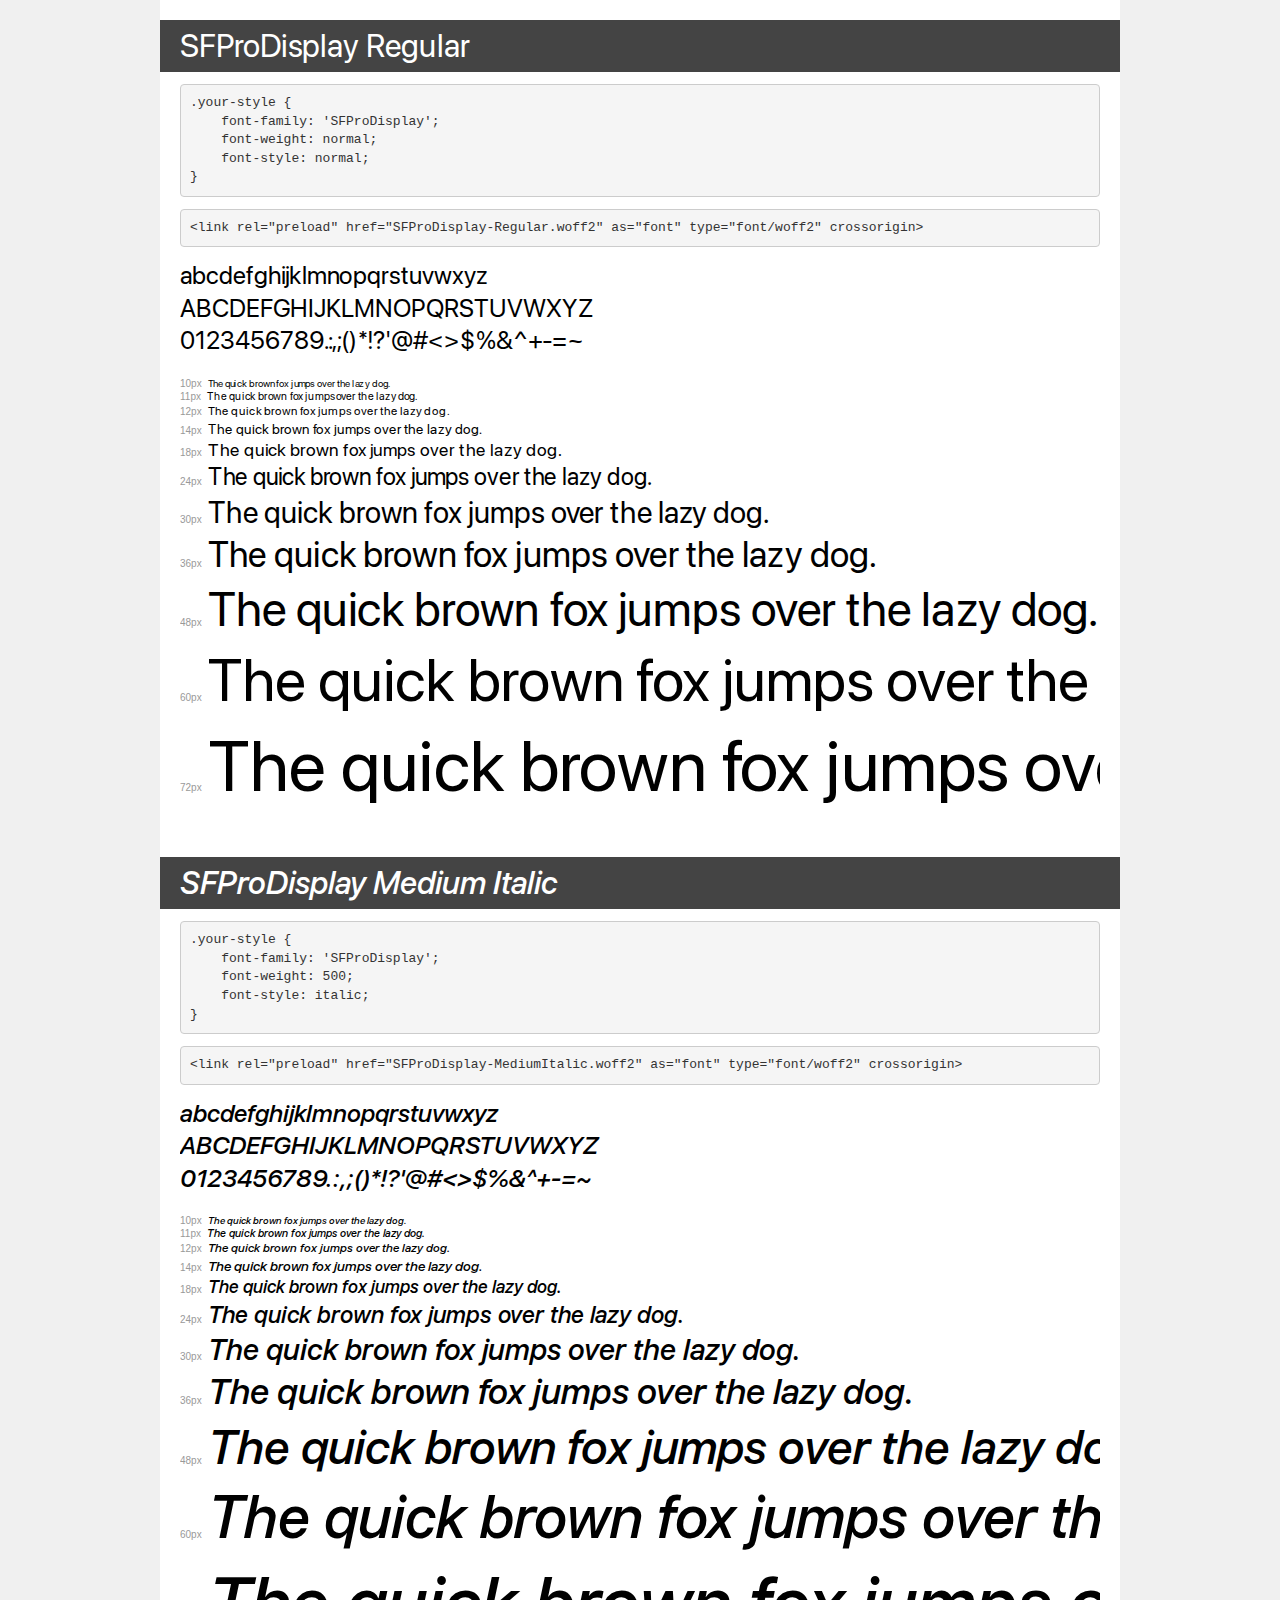
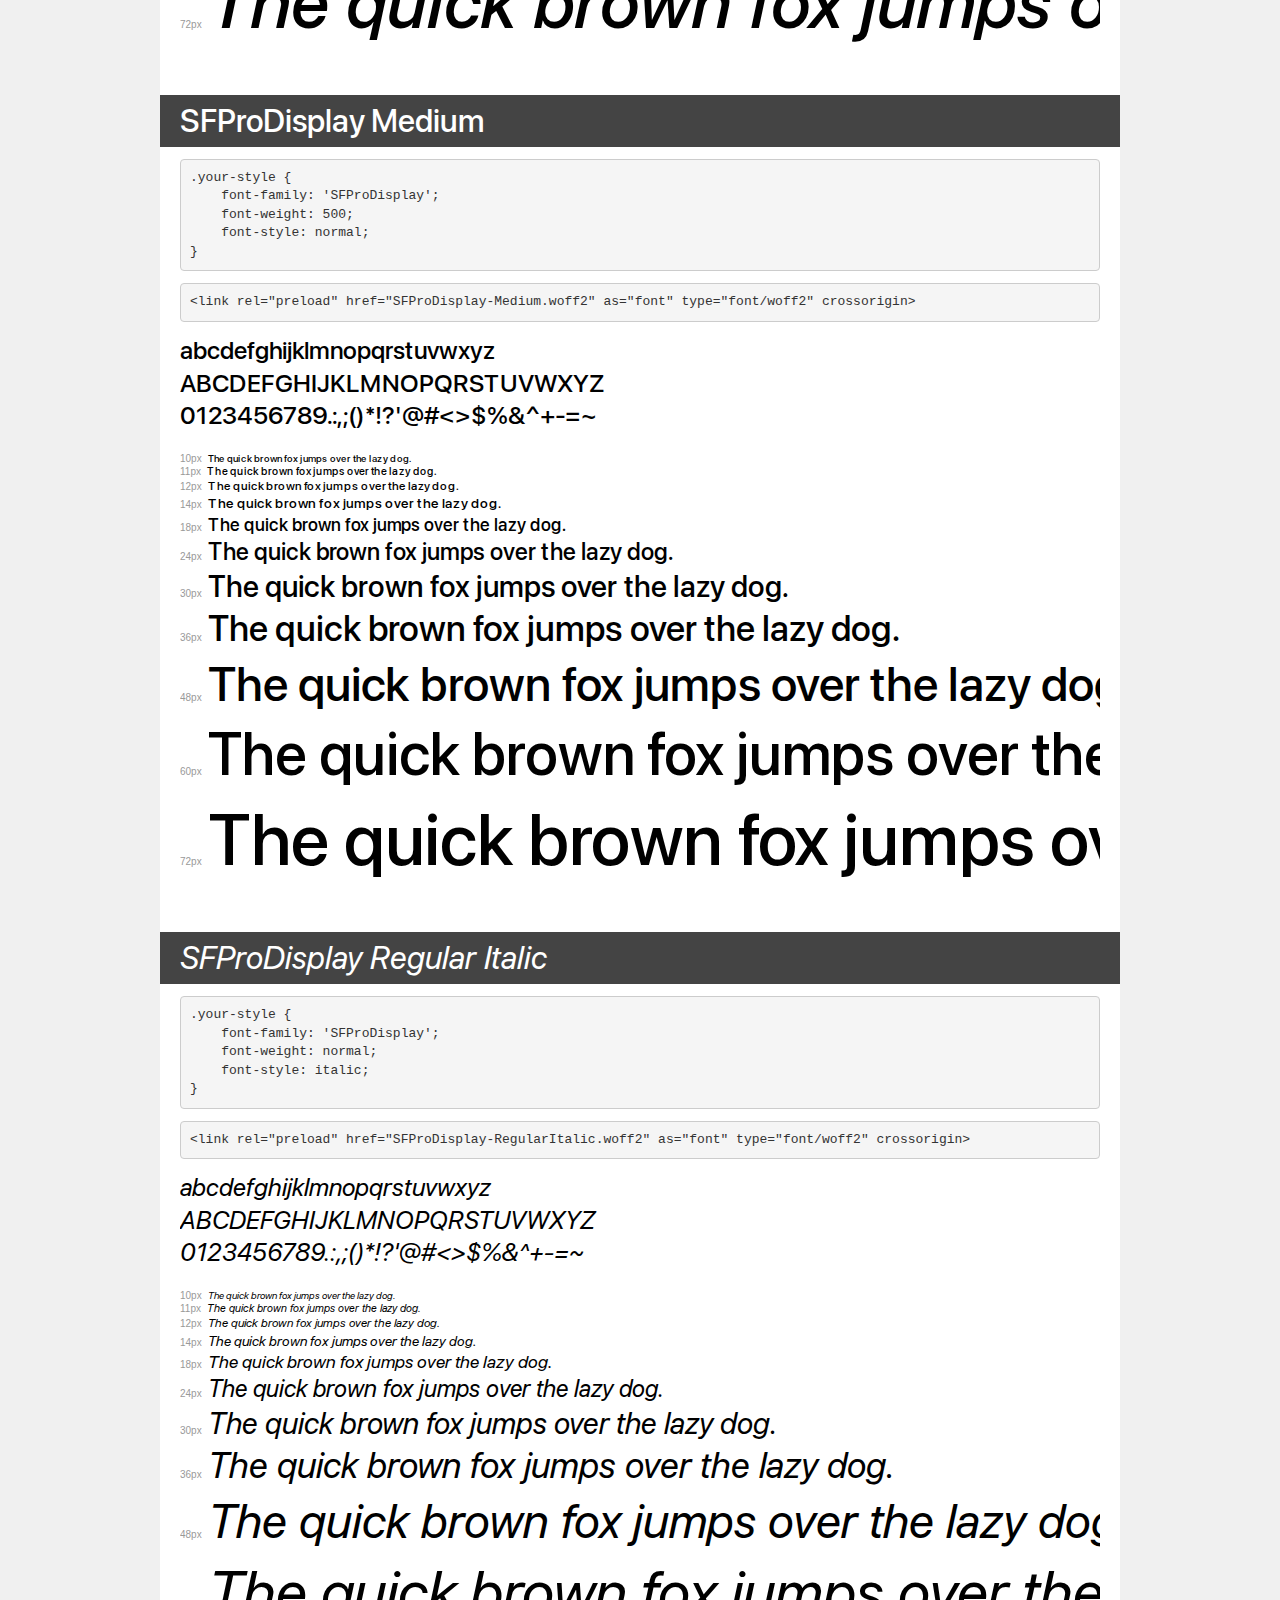
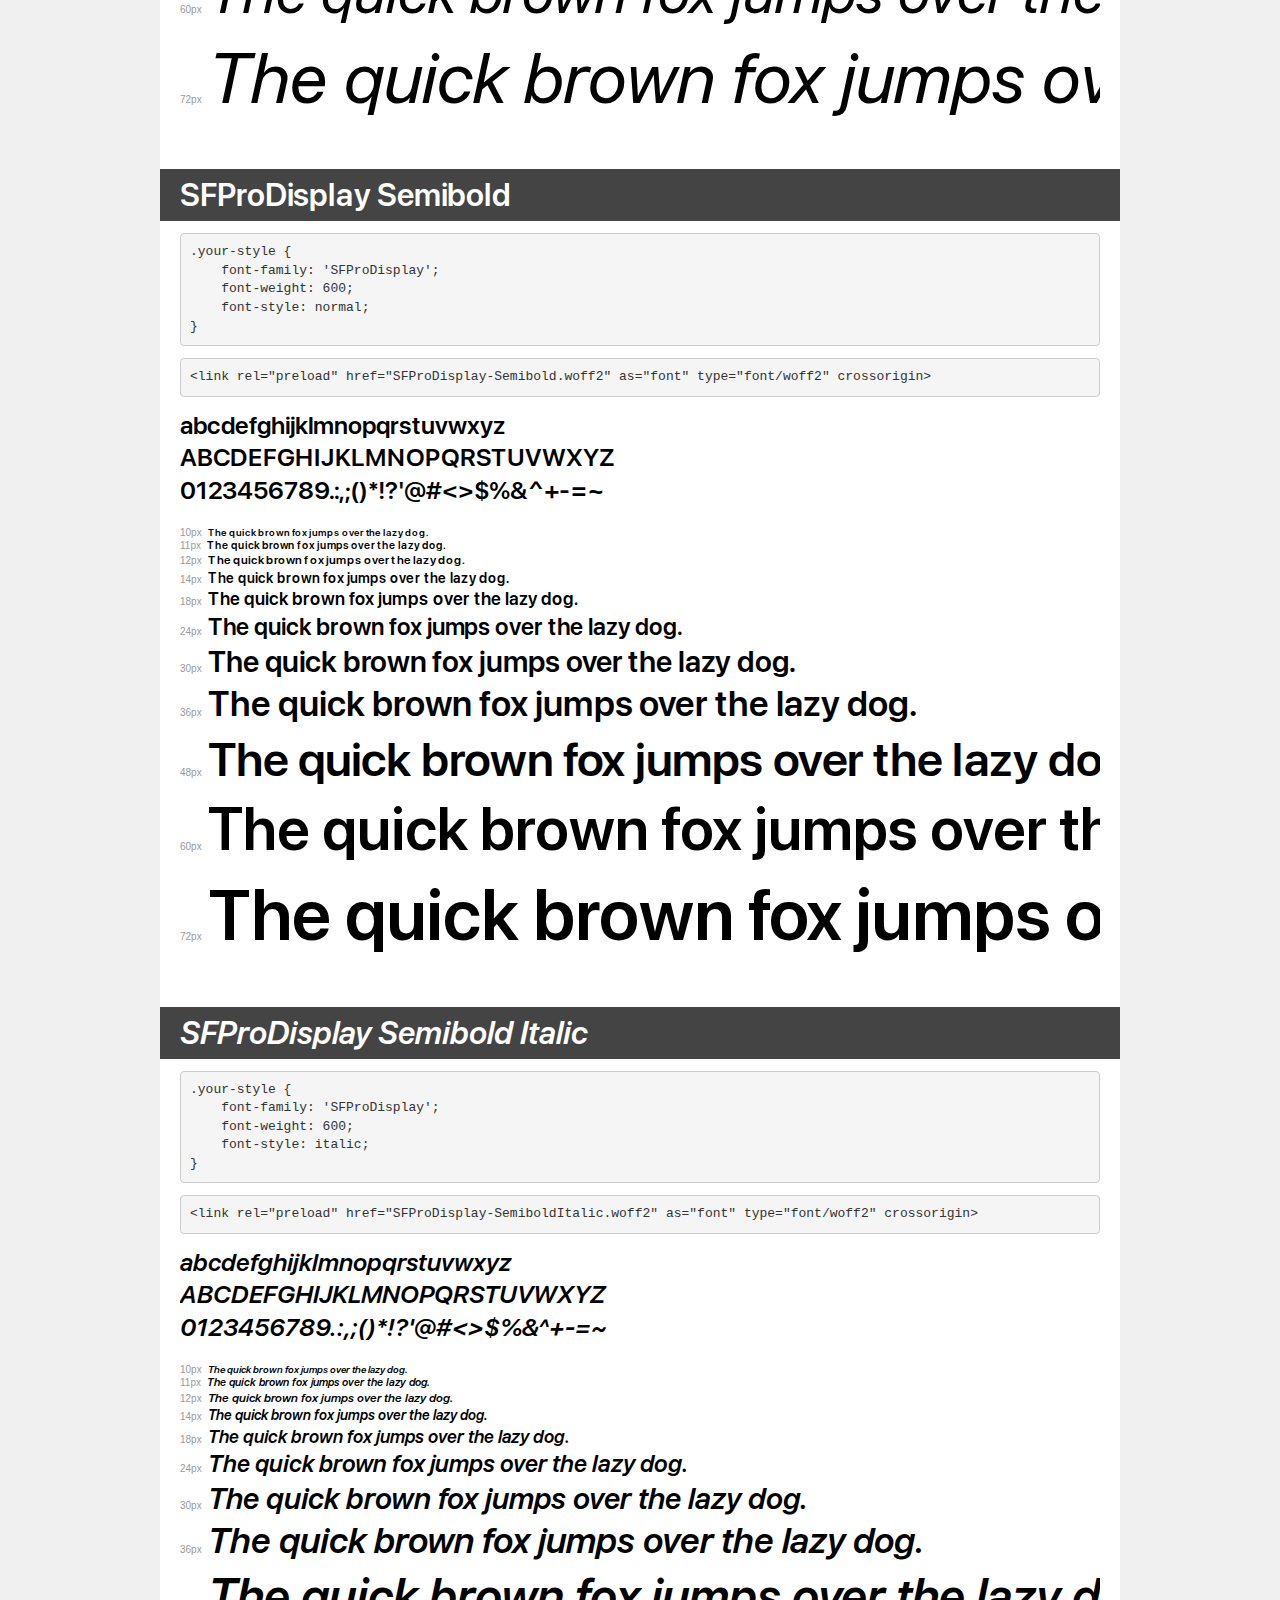
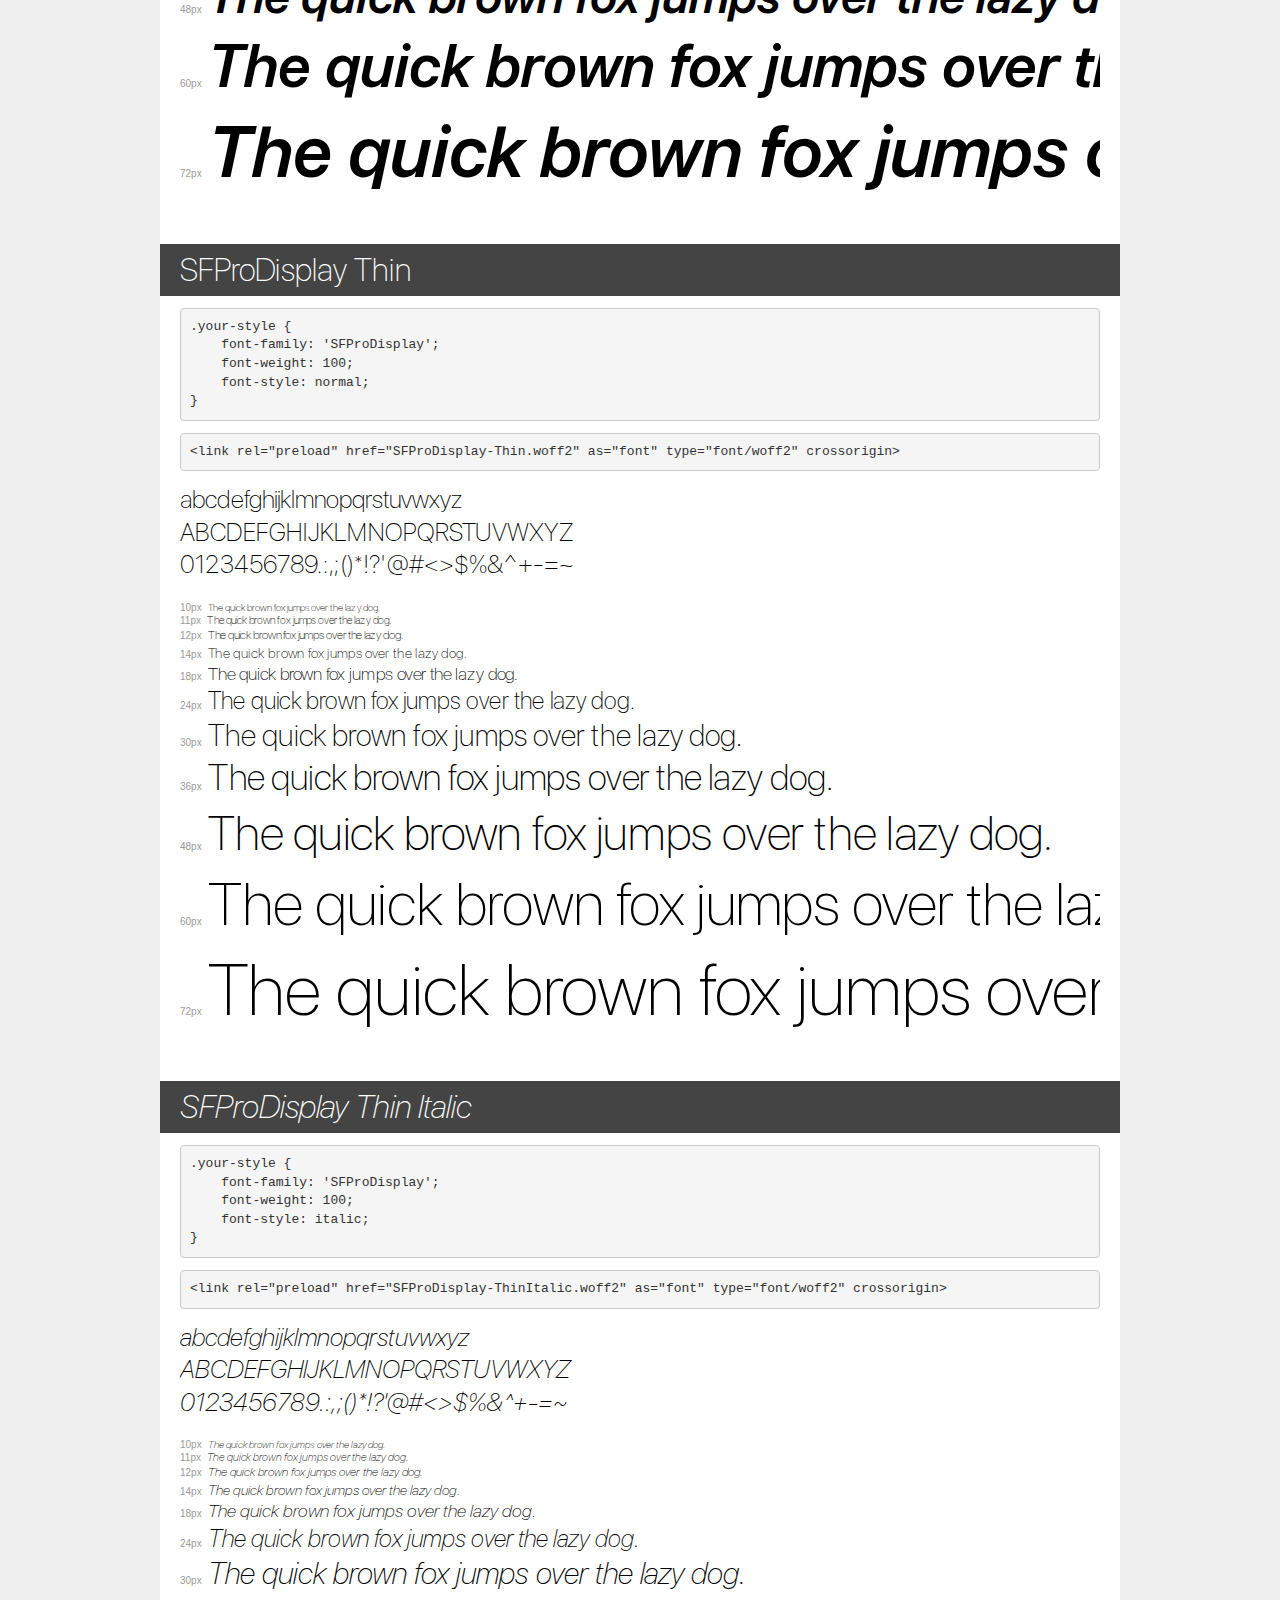
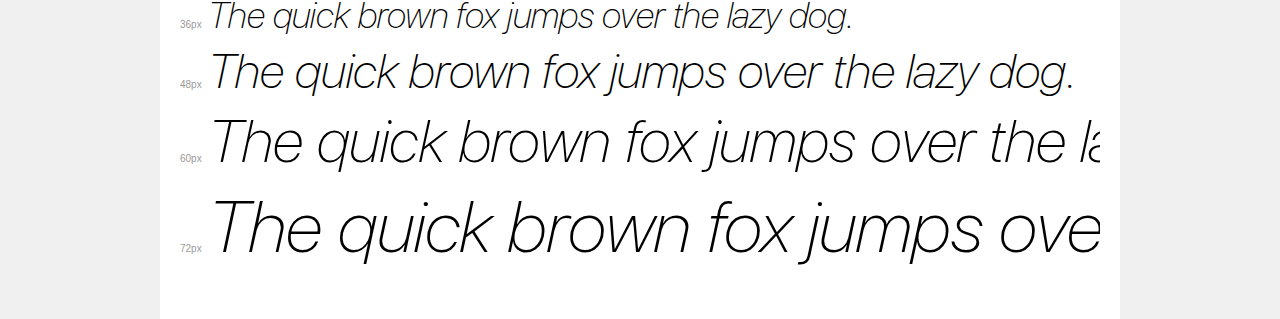
<file: public/SFProDisplay/demo.html>
<!DOCTYPE html>
<html lang="en">
<head>
    <meta charset="utf-8">
    <meta http-equiv="X-UA-Compatible" content="IE=edge">
    <meta name="viewport" content="width=device-width, initial-scale=1">
    <meta name="robots" content="noindex, noarchive">
    <meta name="format-detection" content="telephone=no">
    <title>Transfonter demo</title>
    <link href="stylesheet.css" rel="stylesheet">
    <style>
        /*
        http://meyerweb.com/eric/tools/css/reset/
        v2.0 | 20110126
        License: none (public domain)
        */
        html, body, div, span, applet, object, iframe,
        h1, h2, h3, h4, h5, h6, p, blockquote, pre,
        a, abbr, acronym, address, big, cite, code,
        del, dfn, em, img, ins, kbd, q, s, samp,
        small, strike, strong, sub, sup, tt, var,
        b, u, i, center,
        dl, dt, dd, ol, ul, li,
        fieldset, form, label, legend,
        table, caption, tbody, tfoot, thead, tr, th, td,
        article, aside, canvas, details, embed,
        figure, figcaption, footer, header, hgroup,
        menu, nav, output, ruby, section, summary,
        time, mark, audio, video {
            margin: 0;
            padding: 0;
            border: 0;
            font-size: 100%;
            font: inherit;
            vertical-align: baseline;
        }
        /* HTML5 display-role reset for older browsers */
        article, aside, details, figcaption, figure,
        footer, header, hgroup, menu, nav, section {
            display: block;
        }
        body {
            line-height: 1;
        }
        ol, ul {
            list-style: none;
        }
        blockquote, q {
            quotes: none;
        }
        blockquote:before, blockquote:after,
        q:before, q:after {
            content: '';
            content: none;
        }
        table {
            border-collapse: collapse;
            border-spacing: 0;
        }
        /* demo styles */
        body {
            background: #f0f0f0;
            color: #000;
        }
        .page {
            background: #fff;
            width: 920px;
            margin: 0 auto;
            padding: 20px 20px 0 20px;
            overflow: hidden;
        }
        .font-container {
            overflow-x: auto;
            overflow-y: hidden;
            margin-bottom: 40px;
            line-height: 1.3;
            white-space: nowrap;
            padding-bottom: 5px;
        }
        h1 {
            position: relative;
            background: #444;
            font-size: 32px;
            color: #fff;
            padding: 10px 20px;
            margin: 0 -20px 12px -20px;
        }
        .letters {
            font-size: 25px;
            margin-bottom: 20px;
        }
        .s10:before {
            content: '10px';
        }
        .s11:before {
            content: '11px';
        }
        .s12:before {
            content: '12px';
        }
        .s14:before {
            content: '14px';
        }
        .s18:before {
            content: '18px';
        }
        .s24:before {
            content: '24px';
        }
        .s30:before {
            content: '30px';
        }
        .s36:before {
            content: '36px';
        }
        .s48:before {
            content: '48px';
        }
        .s60:before {
            content: '60px';
        }
        .s72:before {
            content: '72px';
        }
        .s10:before, .s11:before, .s12:before, .s14:before,
        .s18:before, .s24:before, .s30:before, .s36:before,
        .s48:before, .s60:before, .s72:before {
            font-family: Arial, sans-serif;
            font-size: 10px;
            font-weight: normal;
            font-style: normal;
            color: #999;
            padding-right: 6px;
        }
        pre {
            display: block;
            padding: 9px;
            margin: 0 0 12px;
            font-family: Monaco, Menlo, Consolas, "Courier New", monospace;
            font-size: 13px;
            line-height: 1.428571429;
            color: #333;
            font-weight: normal;
            font-style: normal;
            background-color: #f5f5f5;
            border: 1px solid #ccc;
            overflow-x: auto;
            border-radius: 4px;
        }
        /* responsive */
        @media (max-width: 959px) {
            .page {
                width: auto;
                margin: 0;
            }
        }
    </style>
</head>
<body>
<div class="page">
    <div class="demo">
        <h1 style="font-family: 'SFProDisplay'; font-weight: normal; font-style: normal;">SFProDisplay Regular</h1>
        <pre title="Usage">.your-style {
    font-family: 'SFProDisplay';
    font-weight: normal;
    font-style: normal;
}</pre>
        <pre title="Preload (optional)">
&lt;link rel=&quot;preload&quot; href=&quot;SFProDisplay-Regular.woff2&quot; as=&quot;font&quot; type=&quot;font/woff2&quot; crossorigin&gt;</pre>
        <div class="font-container" style="font-family: 'SFProDisplay'; font-weight: normal; font-style: normal;">
            <p class="letters">
                abcdefghijklmnopqrstuvwxyz<br>
ABCDEFGHIJKLMNOPQRSTUVWXYZ<br>
                0123456789.:,;()*!?'@#&lt;&gt;$%&^+-=~
            </p>
            <p class="s10" style="font-size: 10px;">The quick brown fox jumps over the lazy dog.</p>
            <p class="s11" style="font-size: 11px;">The quick brown fox jumps over the lazy dog.</p>
            <p class="s12" style="font-size: 12px;">The quick brown fox jumps over the lazy dog.</p>
            <p class="s14" style="font-size: 14px;">The quick brown fox jumps over the lazy dog.</p>
            <p class="s18" style="font-size: 18px;">The quick brown fox jumps over the lazy dog.</p>
            <p class="s24" style="font-size: 24px;">The quick brown fox jumps over the lazy dog.</p>
            <p class="s30" style="font-size: 30px;">The quick brown fox jumps over the lazy dog.</p>
            <p class="s36" style="font-size: 36px;">The quick brown fox jumps over the lazy dog.</p>
            <p class="s48" style="font-size: 48px;">The quick brown fox jumps over the lazy dog.</p>
            <p class="s60" style="font-size: 60px;">The quick brown fox jumps over the lazy dog.</p>
            <p class="s72" style="font-size: 72px;">The quick brown fox jumps over the lazy dog.</p>
        </div>
    </div>

    <div class="demo">
        <h1 style="font-family: 'SFProDisplay'; font-weight: 500; font-style: italic;">SFProDisplay Medium Italic</h1>
        <pre title="Usage">.your-style {
    font-family: 'SFProDisplay';
    font-weight: 500;
    font-style: italic;
}</pre>
        <pre title="Preload (optional)">
&lt;link rel=&quot;preload&quot; href=&quot;SFProDisplay-MediumItalic.woff2&quot; as=&quot;font&quot; type=&quot;font/woff2&quot; crossorigin&gt;</pre>
        <div class="font-container" style="font-family: 'SFProDisplay'; font-weight: 500; font-style: italic;">
            <p class="letters">
                abcdefghijklmnopqrstuvwxyz<br>
ABCDEFGHIJKLMNOPQRSTUVWXYZ<br>
                0123456789.:,;()*!?'@#&lt;&gt;$%&^+-=~
            </p>
            <p class="s10" style="font-size: 10px;">The quick brown fox jumps over the lazy dog.</p>
            <p class="s11" style="font-size: 11px;">The quick brown fox jumps over the lazy dog.</p>
            <p class="s12" style="font-size: 12px;">The quick brown fox jumps over the lazy dog.</p>
            <p class="s14" style="font-size: 14px;">The quick brown fox jumps over the lazy dog.</p>
            <p class="s18" style="font-size: 18px;">The quick brown fox jumps over the lazy dog.</p>
            <p class="s24" style="font-size: 24px;">The quick brown fox jumps over the lazy dog.</p>
            <p class="s30" style="font-size: 30px;">The quick brown fox jumps over the lazy dog.</p>
            <p class="s36" style="font-size: 36px;">The quick brown fox jumps over the lazy dog.</p>
            <p class="s48" style="font-size: 48px;">The quick brown fox jumps over the lazy dog.</p>
            <p class="s60" style="font-size: 60px;">The quick brown fox jumps over the lazy dog.</p>
            <p class="s72" style="font-size: 72px;">The quick brown fox jumps over the lazy dog.</p>
        </div>
    </div>

    <div class="demo">
        <h1 style="font-family: 'SFProDisplay'; font-weight: 500; font-style: normal;">SFProDisplay Medium</h1>
        <pre title="Usage">.your-style {
    font-family: 'SFProDisplay';
    font-weight: 500;
    font-style: normal;
}</pre>
        <pre title="Preload (optional)">
&lt;link rel=&quot;preload&quot; href=&quot;SFProDisplay-Medium.woff2&quot; as=&quot;font&quot; type=&quot;font/woff2&quot; crossorigin&gt;</pre>
        <div class="font-container" style="font-family: 'SFProDisplay'; font-weight: 500; font-style: normal;">
            <p class="letters">
                abcdefghijklmnopqrstuvwxyz<br>
ABCDEFGHIJKLMNOPQRSTUVWXYZ<br>
                0123456789.:,;()*!?'@#&lt;&gt;$%&^+-=~
            </p>
            <p class="s10" style="font-size: 10px;">The quick brown fox jumps over the lazy dog.</p>
            <p class="s11" style="font-size: 11px;">The quick brown fox jumps over the lazy dog.</p>
            <p class="s12" style="font-size: 12px;">The quick brown fox jumps over the lazy dog.</p>
            <p class="s14" style="font-size: 14px;">The quick brown fox jumps over the lazy dog.</p>
            <p class="s18" style="font-size: 18px;">The quick brown fox jumps over the lazy dog.</p>
            <p class="s24" style="font-size: 24px;">The quick brown fox jumps over the lazy dog.</p>
            <p class="s30" style="font-size: 30px;">The quick brown fox jumps over the lazy dog.</p>
            <p class="s36" style="font-size: 36px;">The quick brown fox jumps over the lazy dog.</p>
            <p class="s48" style="font-size: 48px;">The quick brown fox jumps over the lazy dog.</p>
            <p class="s60" style="font-size: 60px;">The quick brown fox jumps over the lazy dog.</p>
            <p class="s72" style="font-size: 72px;">The quick brown fox jumps over the lazy dog.</p>
        </div>
    </div>

    <div class="demo">
        <h1 style="font-family: 'SFProDisplay'; font-weight: normal; font-style: italic;">SFProDisplay Regular Italic</h1>
        <pre title="Usage">.your-style {
    font-family: 'SFProDisplay';
    font-weight: normal;
    font-style: italic;
}</pre>
        <pre title="Preload (optional)">
&lt;link rel=&quot;preload&quot; href=&quot;SFProDisplay-RegularItalic.woff2&quot; as=&quot;font&quot; type=&quot;font/woff2&quot; crossorigin&gt;</pre>
        <div class="font-container" style="font-family: 'SFProDisplay'; font-weight: normal; font-style: italic;">
            <p class="letters">
                abcdefghijklmnopqrstuvwxyz<br>
ABCDEFGHIJKLMNOPQRSTUVWXYZ<br>
                0123456789.:,;()*!?'@#&lt;&gt;$%&^+-=~
            </p>
            <p class="s10" style="font-size: 10px;">The quick brown fox jumps over the lazy dog.</p>
            <p class="s11" style="font-size: 11px;">The quick brown fox jumps over the lazy dog.</p>
            <p class="s12" style="font-size: 12px;">The quick brown fox jumps over the lazy dog.</p>
            <p class="s14" style="font-size: 14px;">The quick brown fox jumps over the lazy dog.</p>
            <p class="s18" style="font-size: 18px;">The quick brown fox jumps over the lazy dog.</p>
            <p class="s24" style="font-size: 24px;">The quick brown fox jumps over the lazy dog.</p>
            <p class="s30" style="font-size: 30px;">The quick brown fox jumps over the lazy dog.</p>
            <p class="s36" style="font-size: 36px;">The quick brown fox jumps over the lazy dog.</p>
            <p class="s48" style="font-size: 48px;">The quick brown fox jumps over the lazy dog.</p>
            <p class="s60" style="font-size: 60px;">The quick brown fox jumps over the lazy dog.</p>
            <p class="s72" style="font-size: 72px;">The quick brown fox jumps over the lazy dog.</p>
        </div>
    </div>

    <div class="demo">
        <h1 style="font-family: 'SFProDisplay'; font-weight: 600; font-style: normal;">SFProDisplay Semibold</h1>
        <pre title="Usage">.your-style {
    font-family: 'SFProDisplay';
    font-weight: 600;
    font-style: normal;
}</pre>
        <pre title="Preload (optional)">
&lt;link rel=&quot;preload&quot; href=&quot;SFProDisplay-Semibold.woff2&quot; as=&quot;font&quot; type=&quot;font/woff2&quot; crossorigin&gt;</pre>
        <div class="font-container" style="font-family: 'SFProDisplay'; font-weight: 600; font-style: normal;">
            <p class="letters">
                abcdefghijklmnopqrstuvwxyz<br>
ABCDEFGHIJKLMNOPQRSTUVWXYZ<br>
                0123456789.:,;()*!?'@#&lt;&gt;$%&^+-=~
            </p>
            <p class="s10" style="font-size: 10px;">The quick brown fox jumps over the lazy dog.</p>
            <p class="s11" style="font-size: 11px;">The quick brown fox jumps over the lazy dog.</p>
            <p class="s12" style="font-size: 12px;">The quick brown fox jumps over the lazy dog.</p>
            <p class="s14" style="font-size: 14px;">The quick brown fox jumps over the lazy dog.</p>
            <p class="s18" style="font-size: 18px;">The quick brown fox jumps over the lazy dog.</p>
            <p class="s24" style="font-size: 24px;">The quick brown fox jumps over the lazy dog.</p>
            <p class="s30" style="font-size: 30px;">The quick brown fox jumps over the lazy dog.</p>
            <p class="s36" style="font-size: 36px;">The quick brown fox jumps over the lazy dog.</p>
            <p class="s48" style="font-size: 48px;">The quick brown fox jumps over the lazy dog.</p>
            <p class="s60" style="font-size: 60px;">The quick brown fox jumps over the lazy dog.</p>
            <p class="s72" style="font-size: 72px;">The quick brown fox jumps over the lazy dog.</p>
        </div>
    </div>

    <div class="demo">
        <h1 style="font-family: 'SFProDisplay'; font-weight: 600; font-style: italic;">SFProDisplay Semibold Italic</h1>
        <pre title="Usage">.your-style {
    font-family: 'SFProDisplay';
    font-weight: 600;
    font-style: italic;
}</pre>
        <pre title="Preload (optional)">
&lt;link rel=&quot;preload&quot; href=&quot;SFProDisplay-SemiboldItalic.woff2&quot; as=&quot;font&quot; type=&quot;font/woff2&quot; crossorigin&gt;</pre>
        <div class="font-container" style="font-family: 'SFProDisplay'; font-weight: 600; font-style: italic;">
            <p class="letters">
                abcdefghijklmnopqrstuvwxyz<br>
ABCDEFGHIJKLMNOPQRSTUVWXYZ<br>
                0123456789.:,;()*!?'@#&lt;&gt;$%&^+-=~
            </p>
            <p class="s10" style="font-size: 10px;">The quick brown fox jumps over the lazy dog.</p>
            <p class="s11" style="font-size: 11px;">The quick brown fox jumps over the lazy dog.</p>
            <p class="s12" style="font-size: 12px;">The quick brown fox jumps over the lazy dog.</p>
            <p class="s14" style="font-size: 14px;">The quick brown fox jumps over the lazy dog.</p>
            <p class="s18" style="font-size: 18px;">The quick brown fox jumps over the lazy dog.</p>
            <p class="s24" style="font-size: 24px;">The quick brown fox jumps over the lazy dog.</p>
            <p class="s30" style="font-size: 30px;">The quick brown fox jumps over the lazy dog.</p>
            <p class="s36" style="font-size: 36px;">The quick brown fox jumps over the lazy dog.</p>
            <p class="s48" style="font-size: 48px;">The quick brown fox jumps over the lazy dog.</p>
            <p class="s60" style="font-size: 60px;">The quick brown fox jumps over the lazy dog.</p>
            <p class="s72" style="font-size: 72px;">The quick brown fox jumps over the lazy dog.</p>
        </div>
    </div>

    <div class="demo">
        <h1 style="font-family: 'SFProDisplay'; font-weight: 100; font-style: normal;">SFProDisplay Thin</h1>
        <pre title="Usage">.your-style {
    font-family: 'SFProDisplay';
    font-weight: 100;
    font-style: normal;
}</pre>
        <pre title="Preload (optional)">
&lt;link rel=&quot;preload&quot; href=&quot;SFProDisplay-Thin.woff2&quot; as=&quot;font&quot; type=&quot;font/woff2&quot; crossorigin&gt;</pre>
        <div class="font-container" style="font-family: 'SFProDisplay'; font-weight: 100; font-style: normal;">
            <p class="letters">
                abcdefghijklmnopqrstuvwxyz<br>
ABCDEFGHIJKLMNOPQRSTUVWXYZ<br>
                0123456789.:,;()*!?'@#&lt;&gt;$%&^+-=~
            </p>
            <p class="s10" style="font-size: 10px;">The quick brown fox jumps over the lazy dog.</p>
            <p class="s11" style="font-size: 11px;">The quick brown fox jumps over the lazy dog.</p>
            <p class="s12" style="font-size: 12px;">The quick brown fox jumps over the lazy dog.</p>
            <p class="s14" style="font-size: 14px;">The quick brown fox jumps over the lazy dog.</p>
            <p class="s18" style="font-size: 18px;">The quick brown fox jumps over the lazy dog.</p>
            <p class="s24" style="font-size: 24px;">The quick brown fox jumps over the lazy dog.</p>
            <p class="s30" style="font-size: 30px;">The quick brown fox jumps over the lazy dog.</p>
            <p class="s36" style="font-size: 36px;">The quick brown fox jumps over the lazy dog.</p>
            <p class="s48" style="font-size: 48px;">The quick brown fox jumps over the lazy dog.</p>
            <p class="s60" style="font-size: 60px;">The quick brown fox jumps over the lazy dog.</p>
            <p class="s72" style="font-size: 72px;">The quick brown fox jumps over the lazy dog.</p>
        </div>
    </div>

    <div class="demo">
        <h1 style="font-family: 'SFProDisplay'; font-weight: 100; font-style: italic;">SFProDisplay Thin Italic</h1>
        <pre title="Usage">.your-style {
    font-family: 'SFProDisplay';
    font-weight: 100;
    font-style: italic;
}</pre>
        <pre title="Preload (optional)">
&lt;link rel=&quot;preload&quot; href=&quot;SFProDisplay-ThinItalic.woff2&quot; as=&quot;font&quot; type=&quot;font/woff2&quot; crossorigin&gt;</pre>
        <div class="font-container" style="font-family: 'SFProDisplay'; font-weight: 100; font-style: italic;">
            <p class="letters">
                abcdefghijklmnopqrstuvwxyz<br>
ABCDEFGHIJKLMNOPQRSTUVWXYZ<br>
                0123456789.:,;()*!?'@#&lt;&gt;$%&^+-=~
            </p>
            <p class="s10" style="font-size: 10px;">The quick brown fox jumps over the lazy dog.</p>
            <p class="s11" style="font-size: 11px;">The quick brown fox jumps over the lazy dog.</p>
            <p class="s12" style="font-size: 12px;">The quick brown fox jumps over the lazy dog.</p>
            <p class="s14" style="font-size: 14px;">The quick brown fox jumps over the lazy dog.</p>
            <p class="s18" style="font-size: 18px;">The quick brown fox jumps over the lazy dog.</p>
            <p class="s24" style="font-size: 24px;">The quick brown fox jumps over the lazy dog.</p>
            <p class="s30" style="font-size: 30px;">The quick brown fox jumps over the lazy dog.</p>
            <p class="s36" style="font-size: 36px;">The quick brown fox jumps over the lazy dog.</p>
            <p class="s48" style="font-size: 48px;">The quick brown fox jumps over the lazy dog.</p>
            <p class="s60" style="font-size: 60px;">The quick brown fox jumps over the lazy dog.</p>
            <p class="s72" style="font-size: 72px;">The quick brown fox jumps over the lazy dog.</p>
        </div>
    </div>

</div>
</body>
</html>
</file>
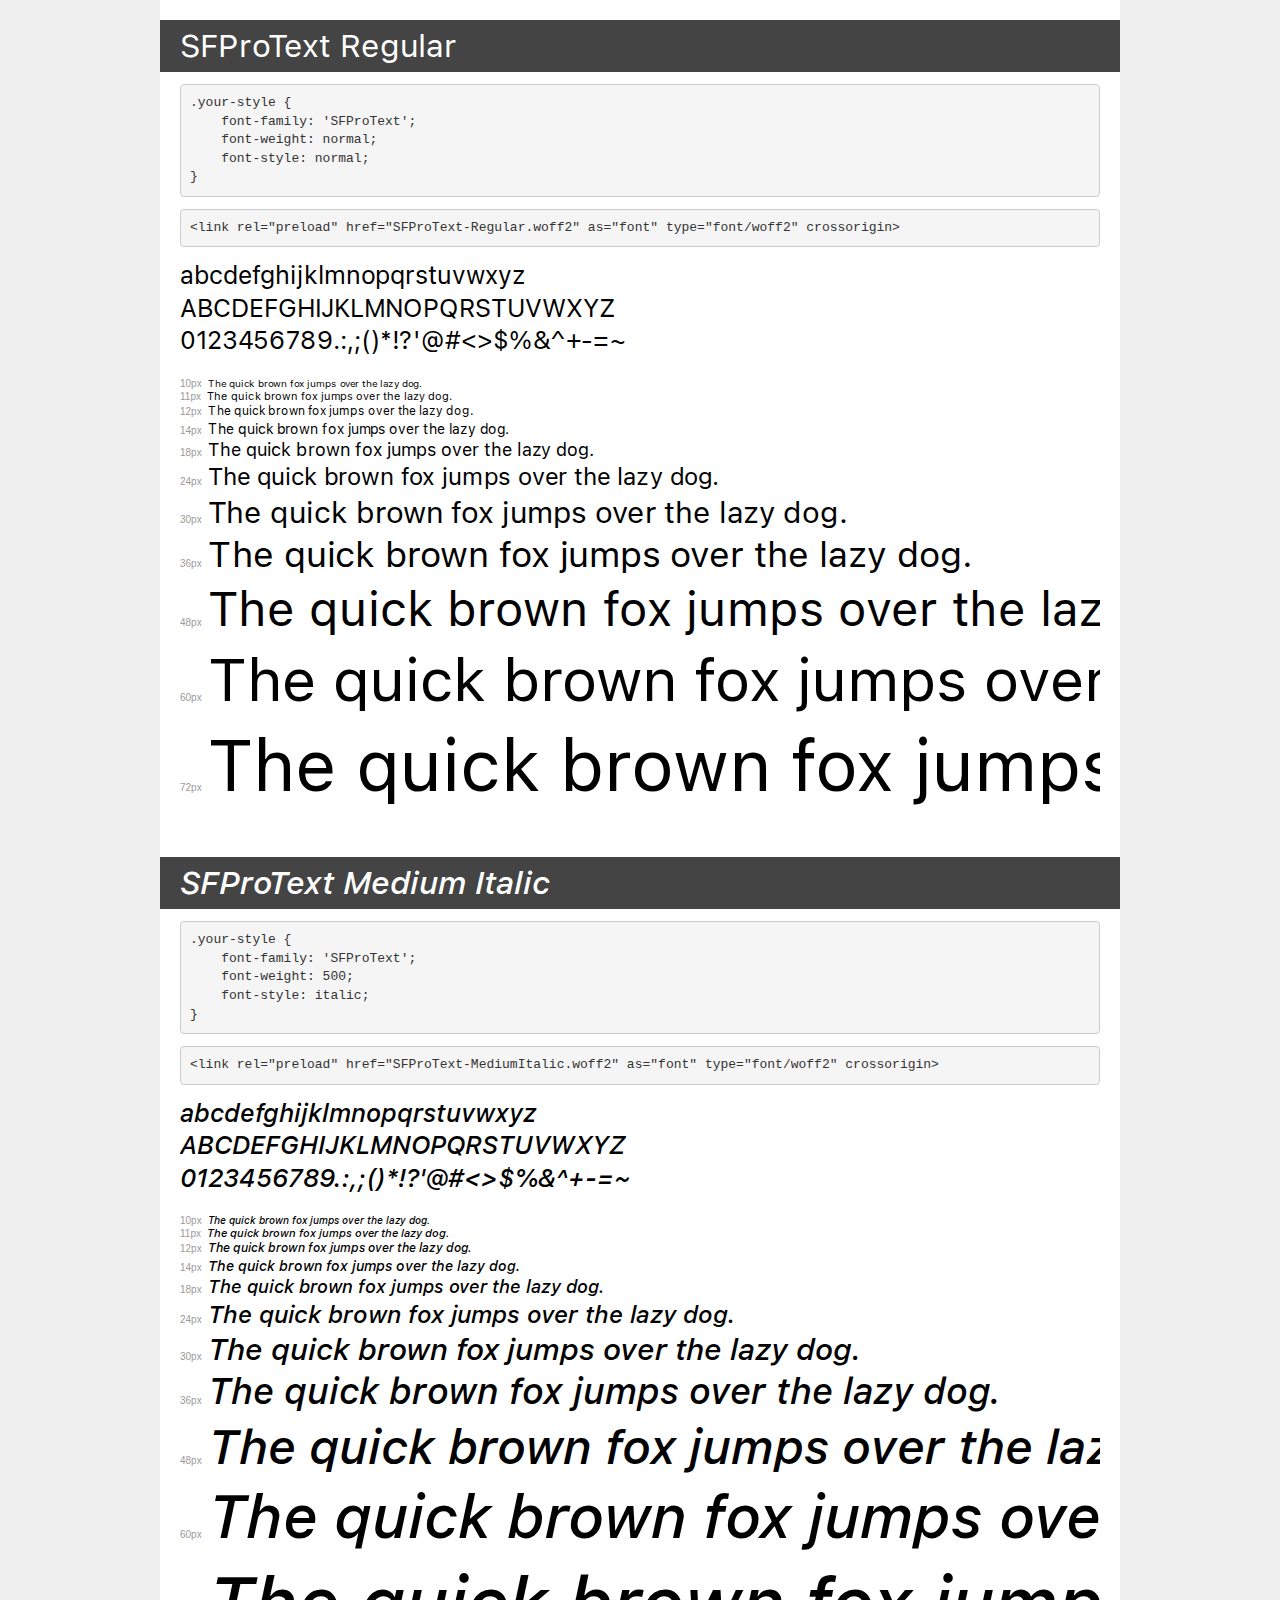
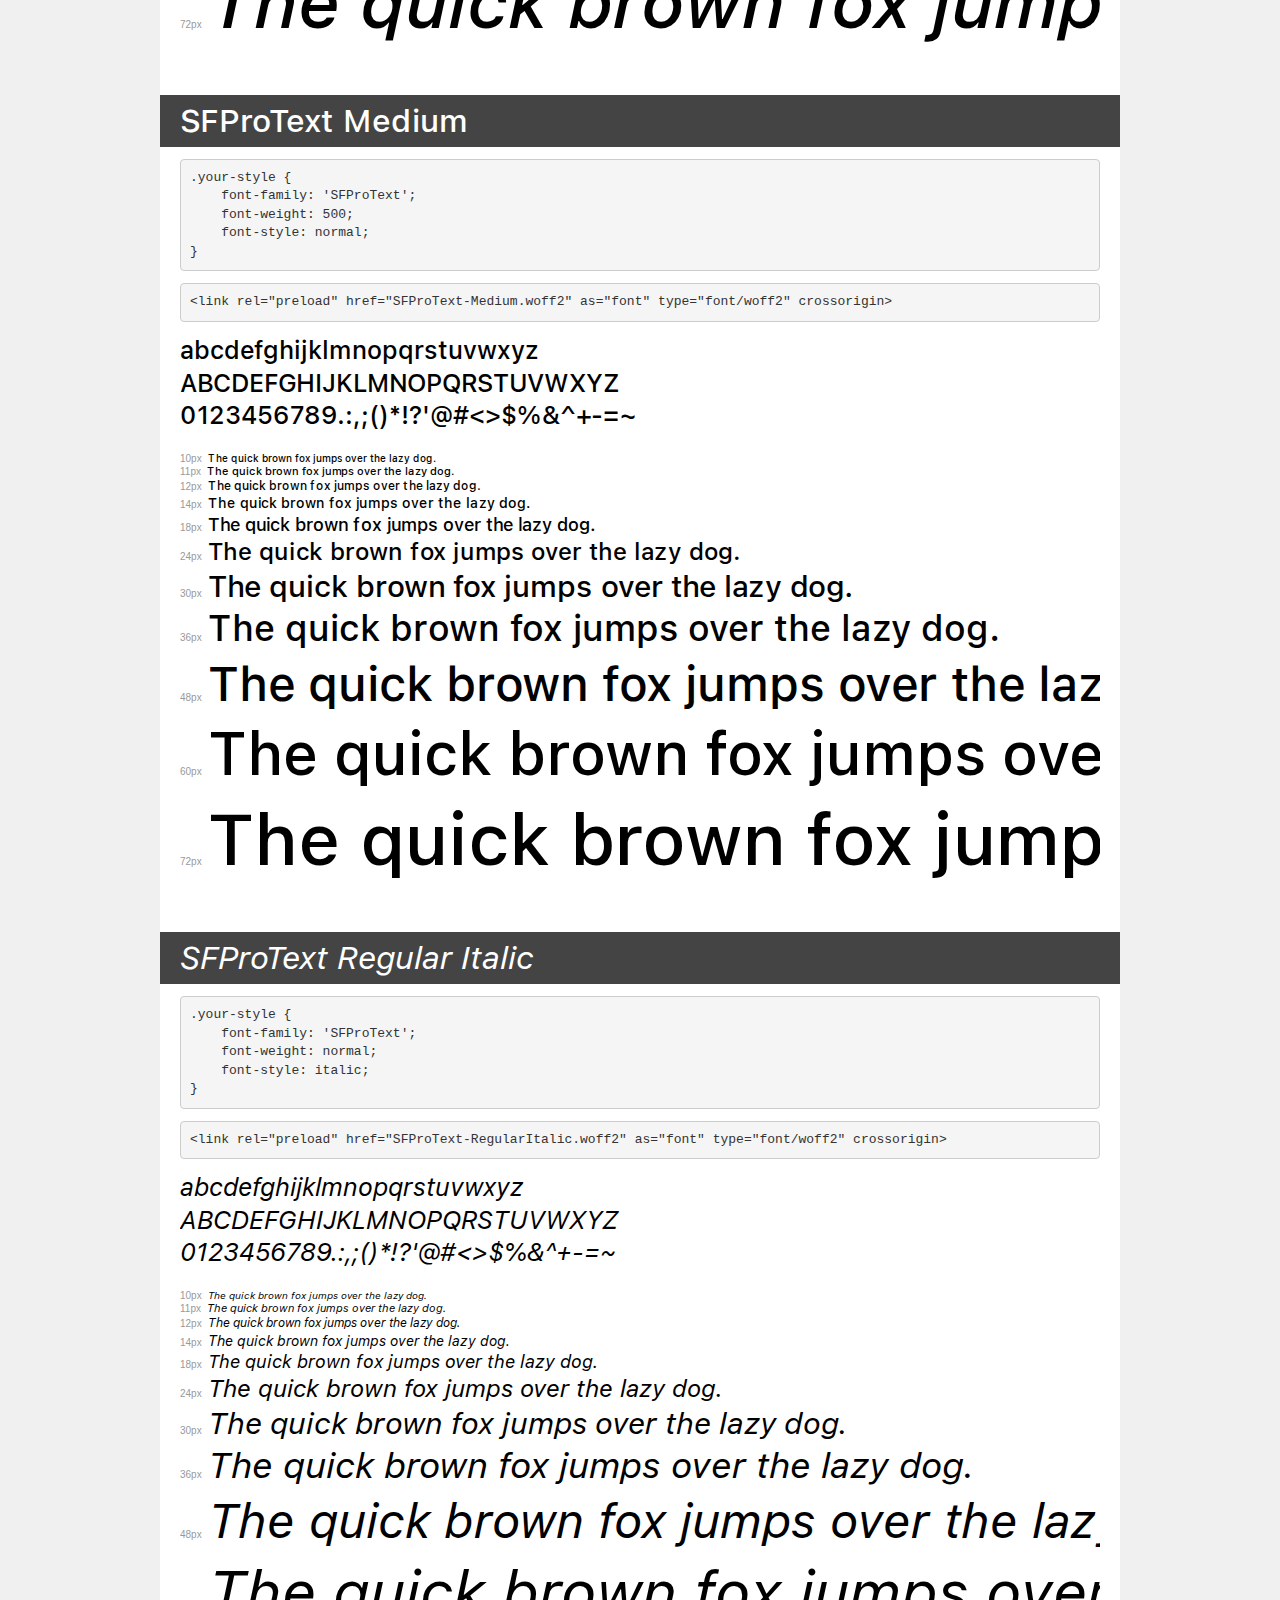
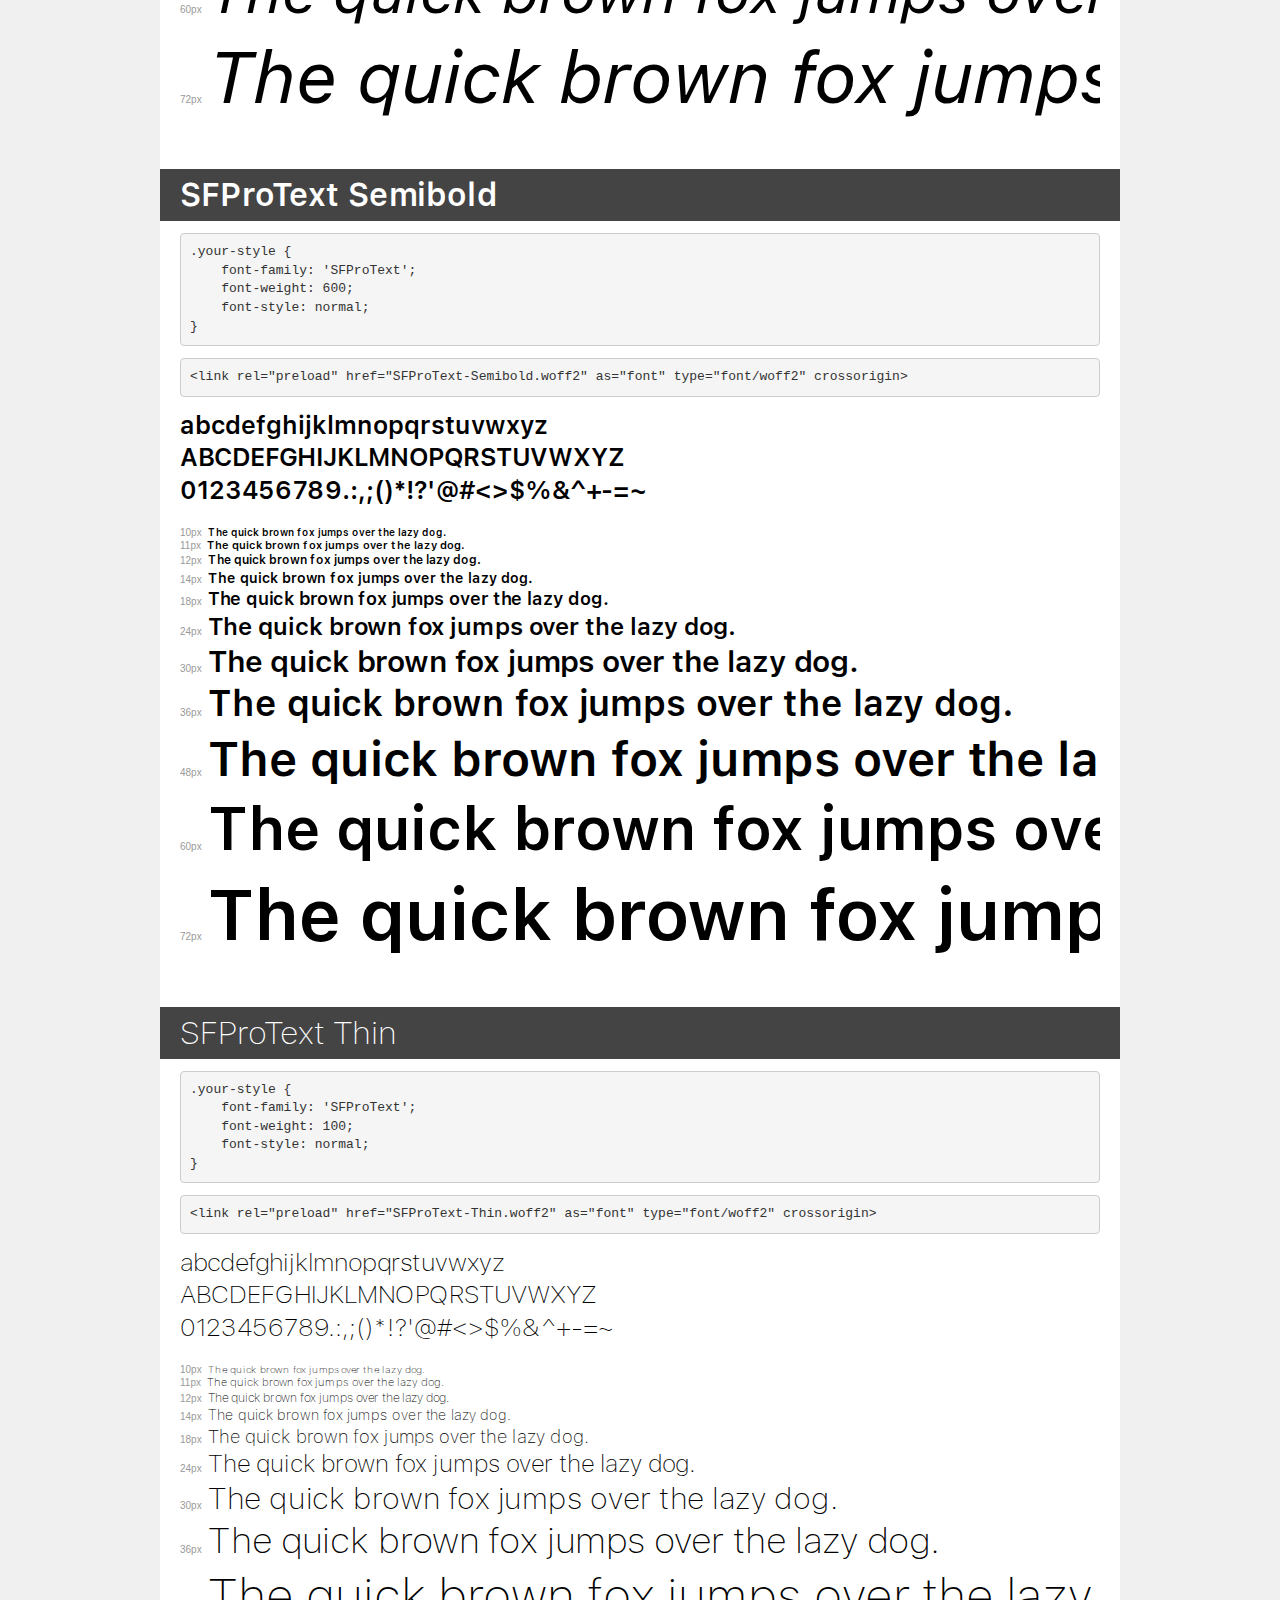
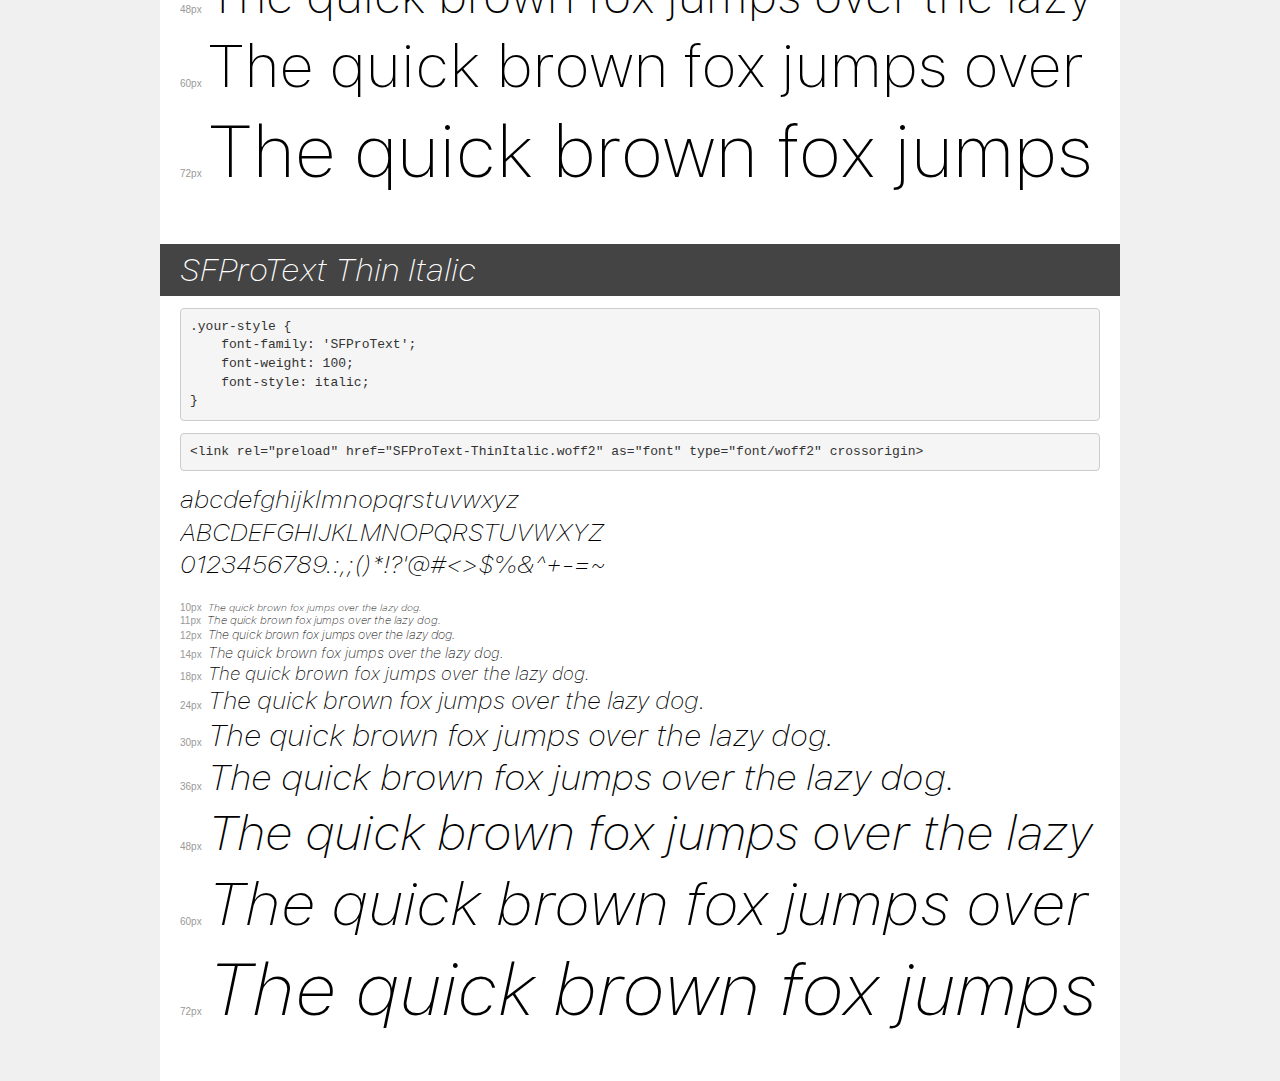
<file: public/SFProText/demo.html>
<!DOCTYPE html>
<html lang="en">
<head>
    <meta charset="utf-8">
    <meta http-equiv="X-UA-Compatible" content="IE=edge">
    <meta name="viewport" content="width=device-width, initial-scale=1">
    <meta name="robots" content="noindex, noarchive">
    <meta name="format-detection" content="telephone=no">
    <title>Transfonter demo</title>
    <link href="stylesheet.css" rel="stylesheet">
    <style>
        /*
        http://meyerweb.com/eric/tools/css/reset/
        v2.0 | 20110126
        License: none (public domain)
        */
        html, body, div, span, applet, object, iframe,
        h1, h2, h3, h4, h5, h6, p, blockquote, pre,
        a, abbr, acronym, address, big, cite, code,
        del, dfn, em, img, ins, kbd, q, s, samp,
        small, strike, strong, sub, sup, tt, var,
        b, u, i, center,
        dl, dt, dd, ol, ul, li,
        fieldset, form, label, legend,
        table, caption, tbody, tfoot, thead, tr, th, td,
        article, aside, canvas, details, embed,
        figure, figcaption, footer, header, hgroup,
        menu, nav, output, ruby, section, summary,
        time, mark, audio, video {
            margin: 0;
            padding: 0;
            border: 0;
            font-size: 100%;
            font: inherit;
            vertical-align: baseline;
        }
        /* HTML5 display-role reset for older browsers */
        article, aside, details, figcaption, figure,
        footer, header, hgroup, menu, nav, section {
            display: block;
        }
        body {
            line-height: 1;
        }
        ol, ul {
            list-style: none;
        }
        blockquote, q {
            quotes: none;
        }
        blockquote:before, blockquote:after,
        q:before, q:after {
            content: '';
            content: none;
        }
        table {
            border-collapse: collapse;
            border-spacing: 0;
        }
        /* demo styles */
        body {
            background: #f0f0f0;
            color: #000;
        }
        .page {
            background: #fff;
            width: 920px;
            margin: 0 auto;
            padding: 20px 20px 0 20px;
            overflow: hidden;
        }
        .font-container {
            overflow-x: auto;
            overflow-y: hidden;
            margin-bottom: 40px;
            line-height: 1.3;
            white-space: nowrap;
            padding-bottom: 5px;
        }
        h1 {
            position: relative;
            background: #444;
            font-size: 32px;
            color: #fff;
            padding: 10px 20px;
            margin: 0 -20px 12px -20px;
        }
        .letters {
            font-size: 25px;
            margin-bottom: 20px;
        }
        .s10:before {
            content: '10px';
        }
        .s11:before {
            content: '11px';
        }
        .s12:before {
            content: '12px';
        }
        .s14:before {
            content: '14px';
        }
        .s18:before {
            content: '18px';
        }
        .s24:before {
            content: '24px';
        }
        .s30:before {
            content: '30px';
        }
        .s36:before {
            content: '36px';
        }
        .s48:before {
            content: '48px';
        }
        .s60:before {
            content: '60px';
        }
        .s72:before {
            content: '72px';
        }
        .s10:before, .s11:before, .s12:before, .s14:before,
        .s18:before, .s24:before, .s30:before, .s36:before,
        .s48:before, .s60:before, .s72:before {
            font-family: Arial, sans-serif;
            font-size: 10px;
            font-weight: normal;
            font-style: normal;
            color: #999;
            padding-right: 6px;
        }
        pre {
            display: block;
            padding: 9px;
            margin: 0 0 12px;
            font-family: Monaco, Menlo, Consolas, "Courier New", monospace;
            font-size: 13px;
            line-height: 1.428571429;
            color: #333;
            font-weight: normal;
            font-style: normal;
            background-color: #f5f5f5;
            border: 1px solid #ccc;
            overflow-x: auto;
            border-radius: 4px;
        }
        /* responsive */
        @media (max-width: 959px) {
            .page {
                width: auto;
                margin: 0;
            }
        }
    </style>
</head>
<body>
<div class="page">
    <div class="demo">
        <h1 style="font-family: 'SFProText'; font-weight: normal; font-style: normal;">SFProText Regular</h1>
        <pre title="Usage">.your-style {
    font-family: 'SFProText';
    font-weight: normal;
    font-style: normal;
}</pre>
        <pre title="Preload (optional)">
&lt;link rel=&quot;preload&quot; href=&quot;SFProText-Regular.woff2&quot; as=&quot;font&quot; type=&quot;font/woff2&quot; crossorigin&gt;</pre>
        <div class="font-container" style="font-family: 'SFProText'; font-weight: normal; font-style: normal;">
            <p class="letters">
                abcdefghijklmnopqrstuvwxyz<br>
ABCDEFGHIJKLMNOPQRSTUVWXYZ<br>
                0123456789.:,;()*!?'@#&lt;&gt;$%&^+-=~
            </p>
            <p class="s10" style="font-size: 10px;">The quick brown fox jumps over the lazy dog.</p>
            <p class="s11" style="font-size: 11px;">The quick brown fox jumps over the lazy dog.</p>
            <p class="s12" style="font-size: 12px;">The quick brown fox jumps over the lazy dog.</p>
            <p class="s14" style="font-size: 14px;">The quick brown fox jumps over the lazy dog.</p>
            <p class="s18" style="font-size: 18px;">The quick brown fox jumps over the lazy dog.</p>
            <p class="s24" style="font-size: 24px;">The quick brown fox jumps over the lazy dog.</p>
            <p class="s30" style="font-size: 30px;">The quick brown fox jumps over the lazy dog.</p>
            <p class="s36" style="font-size: 36px;">The quick brown fox jumps over the lazy dog.</p>
            <p class="s48" style="font-size: 48px;">The quick brown fox jumps over the lazy dog.</p>
            <p class="s60" style="font-size: 60px;">The quick brown fox jumps over the lazy dog.</p>
            <p class="s72" style="font-size: 72px;">The quick brown fox jumps over the lazy dog.</p>
        </div>
    </div>

    <div class="demo">
        <h1 style="font-family: 'SFProText'; font-weight: 500; font-style: italic;">SFProText Medium Italic</h1>
        <pre title="Usage">.your-style {
    font-family: 'SFProText';
    font-weight: 500;
    font-style: italic;
}</pre>
        <pre title="Preload (optional)">
&lt;link rel=&quot;preload&quot; href=&quot;SFProText-MediumItalic.woff2&quot; as=&quot;font&quot; type=&quot;font/woff2&quot; crossorigin&gt;</pre>
        <div class="font-container" style="font-family: 'SFProText'; font-weight: 500; font-style: italic;">
            <p class="letters">
                abcdefghijklmnopqrstuvwxyz<br>
ABCDEFGHIJKLMNOPQRSTUVWXYZ<br>
                0123456789.:,;()*!?'@#&lt;&gt;$%&^+-=~
            </p>
            <p class="s10" style="font-size: 10px;">The quick brown fox jumps over the lazy dog.</p>
            <p class="s11" style="font-size: 11px;">The quick brown fox jumps over the lazy dog.</p>
            <p class="s12" style="font-size: 12px;">The quick brown fox jumps over the lazy dog.</p>
            <p class="s14" style="font-size: 14px;">The quick brown fox jumps over the lazy dog.</p>
            <p class="s18" style="font-size: 18px;">The quick brown fox jumps over the lazy dog.</p>
            <p class="s24" style="font-size: 24px;">The quick brown fox jumps over the lazy dog.</p>
            <p class="s30" style="font-size: 30px;">The quick brown fox jumps over the lazy dog.</p>
            <p class="s36" style="font-size: 36px;">The quick brown fox jumps over the lazy dog.</p>
            <p class="s48" style="font-size: 48px;">The quick brown fox jumps over the lazy dog.</p>
            <p class="s60" style="font-size: 60px;">The quick brown fox jumps over the lazy dog.</p>
            <p class="s72" style="font-size: 72px;">The quick brown fox jumps over the lazy dog.</p>
        </div>
    </div>

    <div class="demo">
        <h1 style="font-family: 'SFProText'; font-weight: 500; font-style: normal;">SFProText Medium</h1>
        <pre title="Usage">.your-style {
    font-family: 'SFProText';
    font-weight: 500;
    font-style: normal;
}</pre>
        <pre title="Preload (optional)">
&lt;link rel=&quot;preload&quot; href=&quot;SFProText-Medium.woff2&quot; as=&quot;font&quot; type=&quot;font/woff2&quot; crossorigin&gt;</pre>
        <div class="font-container" style="font-family: 'SFProText'; font-weight: 500; font-style: normal;">
            <p class="letters">
                abcdefghijklmnopqrstuvwxyz<br>
ABCDEFGHIJKLMNOPQRSTUVWXYZ<br>
                0123456789.:,;()*!?'@#&lt;&gt;$%&^+-=~
            </p>
            <p class="s10" style="font-size: 10px;">The quick brown fox jumps over the lazy dog.</p>
            <p class="s11" style="font-size: 11px;">The quick brown fox jumps over the lazy dog.</p>
            <p class="s12" style="font-size: 12px;">The quick brown fox jumps over the lazy dog.</p>
            <p class="s14" style="font-size: 14px;">The quick brown fox jumps over the lazy dog.</p>
            <p class="s18" style="font-size: 18px;">The quick brown fox jumps over the lazy dog.</p>
            <p class="s24" style="font-size: 24px;">The quick brown fox jumps over the lazy dog.</p>
            <p class="s30" style="font-size: 30px;">The quick brown fox jumps over the lazy dog.</p>
            <p class="s36" style="font-size: 36px;">The quick brown fox jumps over the lazy dog.</p>
            <p class="s48" style="font-size: 48px;">The quick brown fox jumps over the lazy dog.</p>
            <p class="s60" style="font-size: 60px;">The quick brown fox jumps over the lazy dog.</p>
            <p class="s72" style="font-size: 72px;">The quick brown fox jumps over the lazy dog.</p>
        </div>
    </div>

    <div class="demo">
        <h1 style="font-family: 'SFProText'; font-weight: normal; font-style: italic;">SFProText Regular Italic</h1>
        <pre title="Usage">.your-style {
    font-family: 'SFProText';
    font-weight: normal;
    font-style: italic;
}</pre>
        <pre title="Preload (optional)">
&lt;link rel=&quot;preload&quot; href=&quot;SFProText-RegularItalic.woff2&quot; as=&quot;font&quot; type=&quot;font/woff2&quot; crossorigin&gt;</pre>
        <div class="font-container" style="font-family: 'SFProText'; font-weight: normal; font-style: italic;">
            <p class="letters">
                abcdefghijklmnopqrstuvwxyz<br>
ABCDEFGHIJKLMNOPQRSTUVWXYZ<br>
                0123456789.:,;()*!?'@#&lt;&gt;$%&^+-=~
            </p>
            <p class="s10" style="font-size: 10px;">The quick brown fox jumps over the lazy dog.</p>
            <p class="s11" style="font-size: 11px;">The quick brown fox jumps over the lazy dog.</p>
            <p class="s12" style="font-size: 12px;">The quick brown fox jumps over the lazy dog.</p>
            <p class="s14" style="font-size: 14px;">The quick brown fox jumps over the lazy dog.</p>
            <p class="s18" style="font-size: 18px;">The quick brown fox jumps over the lazy dog.</p>
            <p class="s24" style="font-size: 24px;">The quick brown fox jumps over the lazy dog.</p>
            <p class="s30" style="font-size: 30px;">The quick brown fox jumps over the lazy dog.</p>
            <p class="s36" style="font-size: 36px;">The quick brown fox jumps over the lazy dog.</p>
            <p class="s48" style="font-size: 48px;">The quick brown fox jumps over the lazy dog.</p>
            <p class="s60" style="font-size: 60px;">The quick brown fox jumps over the lazy dog.</p>
            <p class="s72" style="font-size: 72px;">The quick brown fox jumps over the lazy dog.</p>
        </div>
    </div>

    <div class="demo">
        <h1 style="font-family: 'SFProText'; font-weight: 600; font-style: normal;">SFProText Semibold</h1>
        <pre title="Usage">.your-style {
    font-family: 'SFProText';
    font-weight: 600;
    font-style: normal;
}</pre>
        <pre title="Preload (optional)">
&lt;link rel=&quot;preload&quot; href=&quot;SFProText-Semibold.woff2&quot; as=&quot;font&quot; type=&quot;font/woff2&quot; crossorigin&gt;</pre>
        <div class="font-container" style="font-family: 'SFProText'; font-weight: 600; font-style: normal;">
            <p class="letters">
                abcdefghijklmnopqrstuvwxyz<br>
ABCDEFGHIJKLMNOPQRSTUVWXYZ<br>
                0123456789.:,;()*!?'@#&lt;&gt;$%&^+-=~
            </p>
            <p class="s10" style="font-size: 10px;">The quick brown fox jumps over the lazy dog.</p>
            <p class="s11" style="font-size: 11px;">The quick brown fox jumps over the lazy dog.</p>
            <p class="s12" style="font-size: 12px;">The quick brown fox jumps over the lazy dog.</p>
            <p class="s14" style="font-size: 14px;">The quick brown fox jumps over the lazy dog.</p>
            <p class="s18" style="font-size: 18px;">The quick brown fox jumps over the lazy dog.</p>
            <p class="s24" style="font-size: 24px;">The quick brown fox jumps over the lazy dog.</p>
            <p class="s30" style="font-size: 30px;">The quick brown fox jumps over the lazy dog.</p>
            <p class="s36" style="font-size: 36px;">The quick brown fox jumps over the lazy dog.</p>
            <p class="s48" style="font-size: 48px;">The quick brown fox jumps over the lazy dog.</p>
            <p class="s60" style="font-size: 60px;">The quick brown fox jumps over the lazy dog.</p>
            <p class="s72" style="font-size: 72px;">The quick brown fox jumps over the lazy dog.</p>
        </div>
    </div>

    <div class="demo">
        <h1 style="font-family: 'SFProText'; font-weight: 100; font-style: normal;">SFProText Thin</h1>
        <pre title="Usage">.your-style {
    font-family: 'SFProText';
    font-weight: 100;
    font-style: normal;
}</pre>
        <pre title="Preload (optional)">
&lt;link rel=&quot;preload&quot; href=&quot;SFProText-Thin.woff2&quot; as=&quot;font&quot; type=&quot;font/woff2&quot; crossorigin&gt;</pre>
        <div class="font-container" style="font-family: 'SFProText'; font-weight: 100; font-style: normal;">
            <p class="letters">
                abcdefghijklmnopqrstuvwxyz<br>
ABCDEFGHIJKLMNOPQRSTUVWXYZ<br>
                0123456789.:,;()*!?'@#&lt;&gt;$%&^+-=~
            </p>
            <p class="s10" style="font-size: 10px;">The quick brown fox jumps over the lazy dog.</p>
            <p class="s11" style="font-size: 11px;">The quick brown fox jumps over the lazy dog.</p>
            <p class="s12" style="font-size: 12px;">The quick brown fox jumps over the lazy dog.</p>
            <p class="s14" style="font-size: 14px;">The quick brown fox jumps over the lazy dog.</p>
            <p class="s18" style="font-size: 18px;">The quick brown fox jumps over the lazy dog.</p>
            <p class="s24" style="font-size: 24px;">The quick brown fox jumps over the lazy dog.</p>
            <p class="s30" style="font-size: 30px;">The quick brown fox jumps over the lazy dog.</p>
            <p class="s36" style="font-size: 36px;">The quick brown fox jumps over the lazy dog.</p>
            <p class="s48" style="font-size: 48px;">The quick brown fox jumps over the lazy dog.</p>
            <p class="s60" style="font-size: 60px;">The quick brown fox jumps over the lazy dog.</p>
            <p class="s72" style="font-size: 72px;">The quick brown fox jumps over the lazy dog.</p>
        </div>
    </div>

    <div class="demo">
        <h1 style="font-family: 'SFProText'; font-weight: 100; font-style: italic;">SFProText Thin Italic</h1>
        <pre title="Usage">.your-style {
    font-family: 'SFProText';
    font-weight: 100;
    font-style: italic;
}</pre>
        <pre title="Preload (optional)">
&lt;link rel=&quot;preload&quot; href=&quot;SFProText-ThinItalic.woff2&quot; as=&quot;font&quot; type=&quot;font/woff2&quot; crossorigin&gt;</pre>
        <div class="font-container" style="font-family: 'SFProText'; font-weight: 100; font-style: italic;">
            <p class="letters">
                abcdefghijklmnopqrstuvwxyz<br>
ABCDEFGHIJKLMNOPQRSTUVWXYZ<br>
                0123456789.:,;()*!?'@#&lt;&gt;$%&^+-=~
            </p>
            <p class="s10" style="font-size: 10px;">The quick brown fox jumps over the lazy dog.</p>
            <p class="s11" style="font-size: 11px;">The quick brown fox jumps over the lazy dog.</p>
            <p class="s12" style="font-size: 12px;">The quick brown fox jumps over the lazy dog.</p>
            <p class="s14" style="font-size: 14px;">The quick brown fox jumps over the lazy dog.</p>
            <p class="s18" style="font-size: 18px;">The quick brown fox jumps over the lazy dog.</p>
            <p class="s24" style="font-size: 24px;">The quick brown fox jumps over the lazy dog.</p>
            <p class="s30" style="font-size: 30px;">The quick brown fox jumps over the lazy dog.</p>
            <p class="s36" style="font-size: 36px;">The quick brown fox jumps over the lazy dog.</p>
            <p class="s48" style="font-size: 48px;">The quick brown fox jumps over the lazy dog.</p>
            <p class="s60" style="font-size: 60px;">The quick brown fox jumps over the lazy dog.</p>
            <p class="s72" style="font-size: 72px;">The quick brown fox jumps over the lazy dog.</p>
        </div>
    </div>

</div>
</body>
</html>
</file>
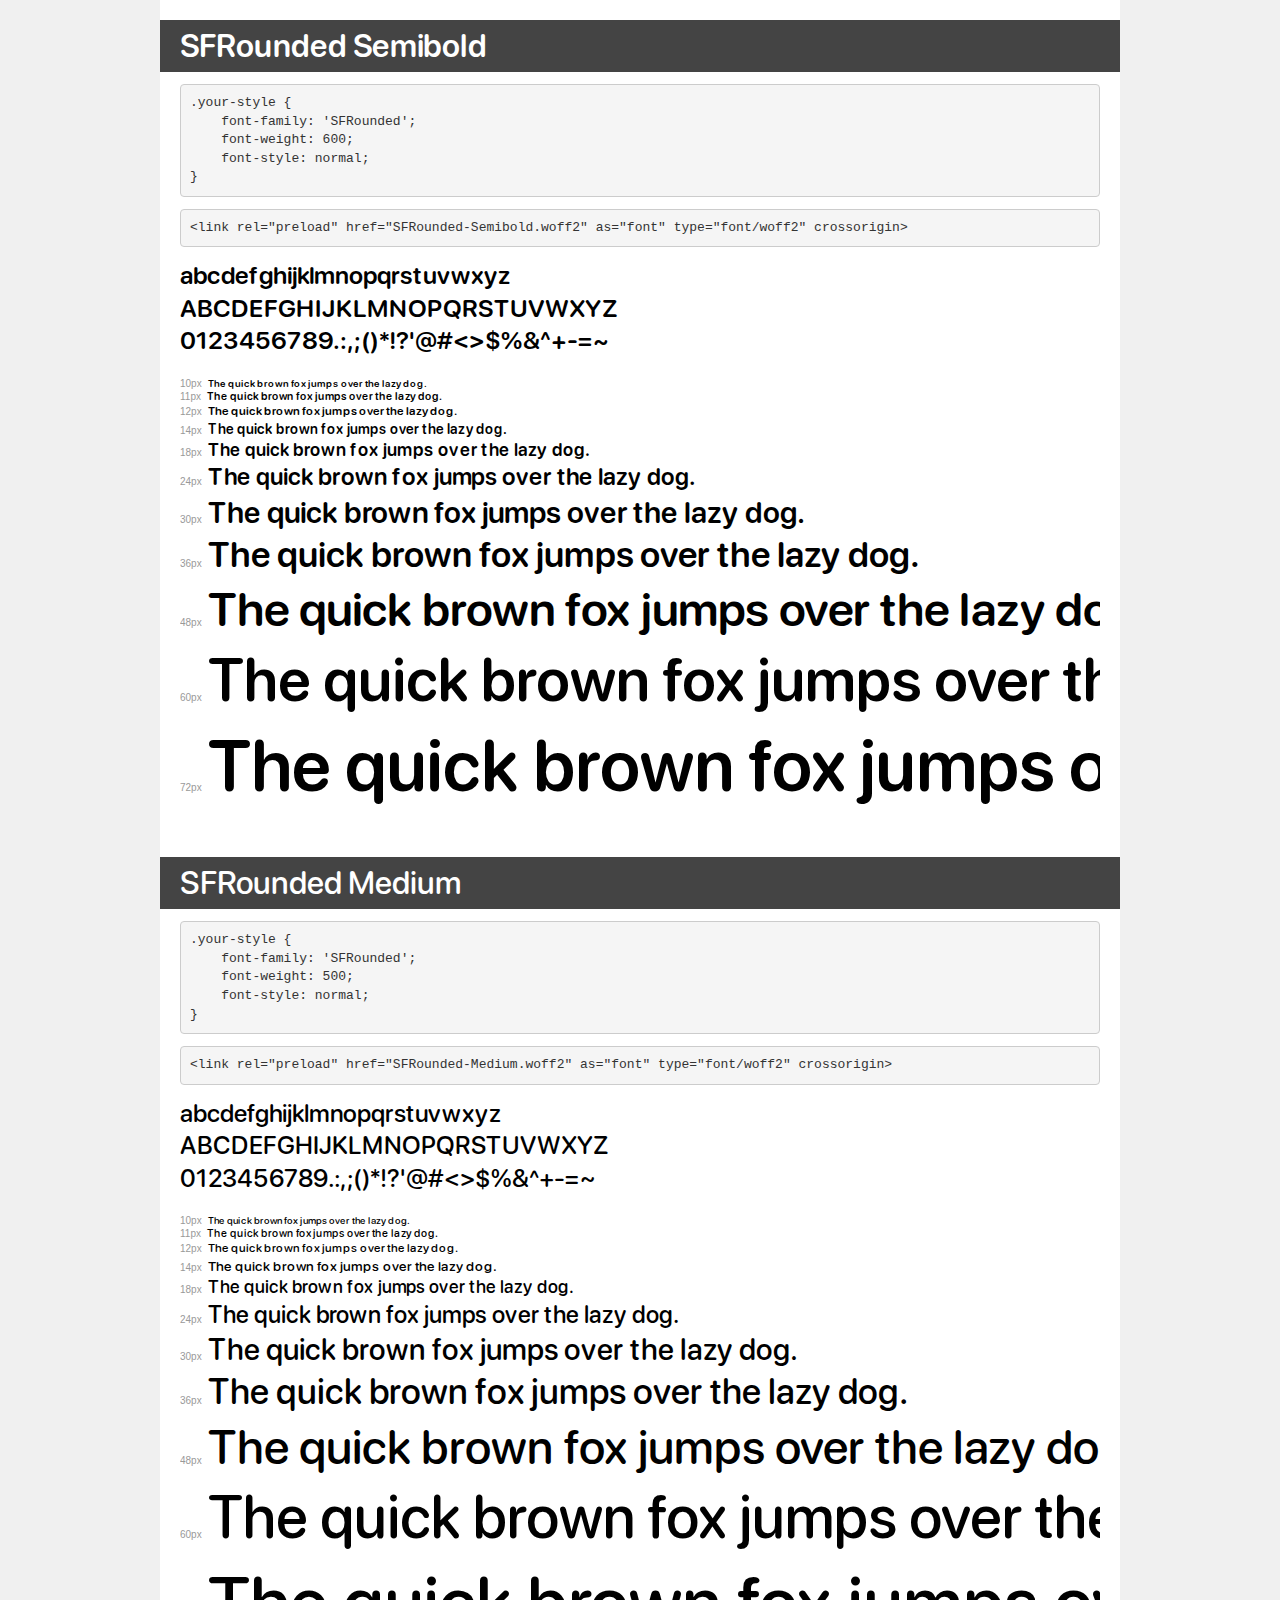
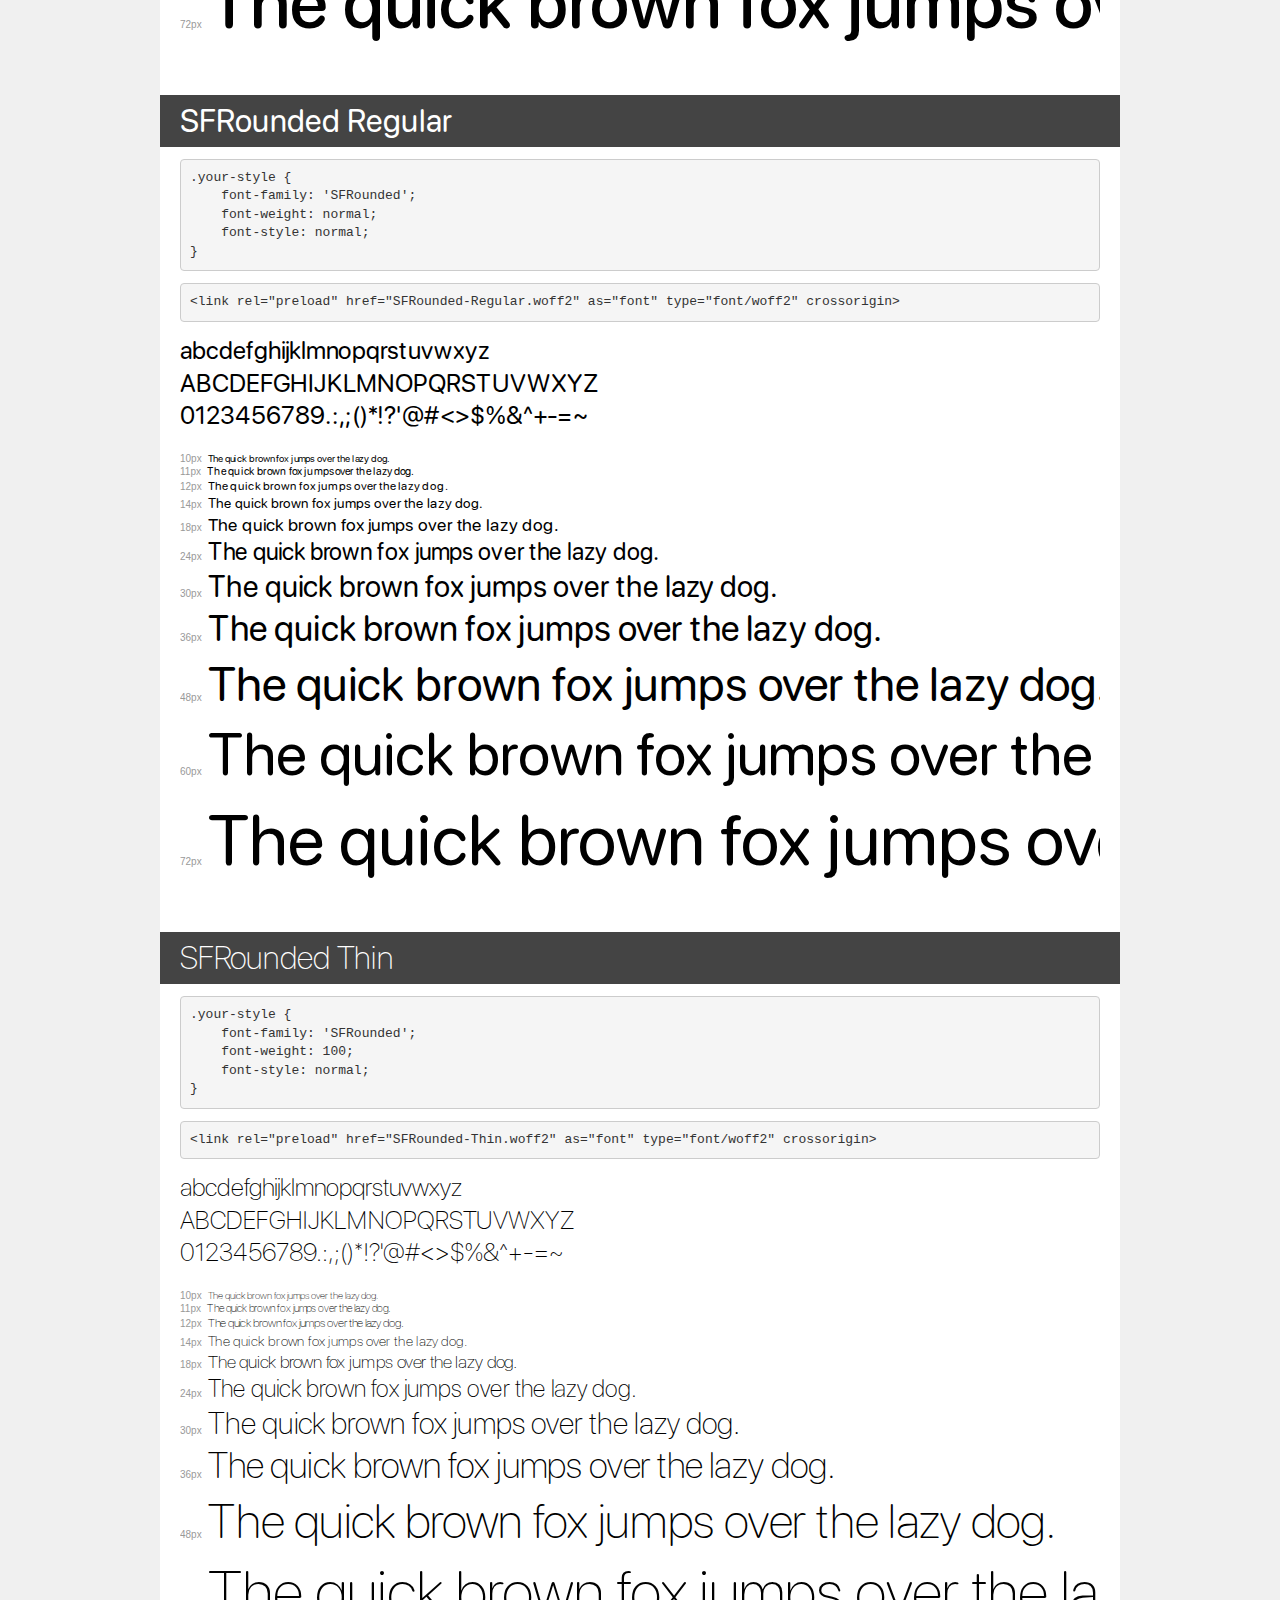
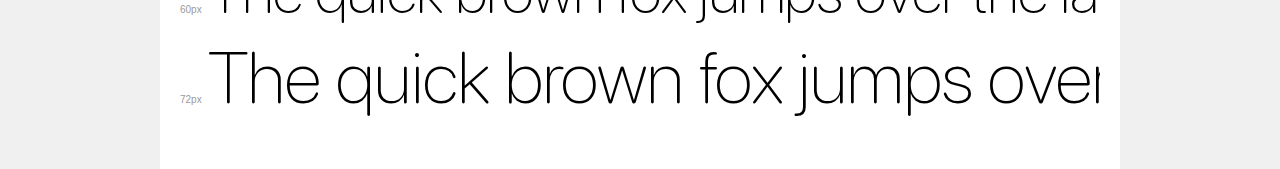
<file: public/SFRounded/demo.html>
<!DOCTYPE html>
<html lang="en">
<head>
    <meta charset="utf-8">
    <meta http-equiv="X-UA-Compatible" content="IE=edge">
    <meta name="viewport" content="width=device-width, initial-scale=1">
    <meta name="robots" content="noindex, noarchive">
    <meta name="format-detection" content="telephone=no">
    <title>Transfonter demo</title>
    <link href="stylesheet.css" rel="stylesheet">
    <style>
        /*
        http://meyerweb.com/eric/tools/css/reset/
        v2.0 | 20110126
        License: none (public domain)
        */
        html, body, div, span, applet, object, iframe,
        h1, h2, h3, h4, h5, h6, p, blockquote, pre,
        a, abbr, acronym, address, big, cite, code,
        del, dfn, em, img, ins, kbd, q, s, samp,
        small, strike, strong, sub, sup, tt, var,
        b, u, i, center,
        dl, dt, dd, ol, ul, li,
        fieldset, form, label, legend,
        table, caption, tbody, tfoot, thead, tr, th, td,
        article, aside, canvas, details, embed,
        figure, figcaption, footer, header, hgroup,
        menu, nav, output, ruby, section, summary,
        time, mark, audio, video {
            margin: 0;
            padding: 0;
            border: 0;
            font-size: 100%;
            font: inherit;
            vertical-align: baseline;
        }
        /* HTML5 display-role reset for older browsers */
        article, aside, details, figcaption, figure,
        footer, header, hgroup, menu, nav, section {
            display: block;
        }
        body {
            line-height: 1;
        }
        ol, ul {
            list-style: none;
        }
        blockquote, q {
            quotes: none;
        }
        blockquote:before, blockquote:after,
        q:before, q:after {
            content: '';
            content: none;
        }
        table {
            border-collapse: collapse;
            border-spacing: 0;
        }
        /* demo styles */
        body {
            background: #f0f0f0;
            color: #000;
        }
        .page {
            background: #fff;
            width: 920px;
            margin: 0 auto;
            padding: 20px 20px 0 20px;
            overflow: hidden;
        }
        .font-container {
            overflow-x: auto;
            overflow-y: hidden;
            margin-bottom: 40px;
            line-height: 1.3;
            white-space: nowrap;
            padding-bottom: 5px;
        }
        h1 {
            position: relative;
            background: #444;
            font-size: 32px;
            color: #fff;
            padding: 10px 20px;
            margin: 0 -20px 12px -20px;
        }
        .letters {
            font-size: 25px;
            margin-bottom: 20px;
        }
        .s10:before {
            content: '10px';
        }
        .s11:before {
            content: '11px';
        }
        .s12:before {
            content: '12px';
        }
        .s14:before {
            content: '14px';
        }
        .s18:before {
            content: '18px';
        }
        .s24:before {
            content: '24px';
        }
        .s30:before {
            content: '30px';
        }
        .s36:before {
            content: '36px';
        }
        .s48:before {
            content: '48px';
        }
        .s60:before {
            content: '60px';
        }
        .s72:before {
            content: '72px';
        }
        .s10:before, .s11:before, .s12:before, .s14:before,
        .s18:before, .s24:before, .s30:before, .s36:before,
        .s48:before, .s60:before, .s72:before {
            font-family: Arial, sans-serif;
            font-size: 10px;
            font-weight: normal;
            font-style: normal;
            color: #999;
            padding-right: 6px;
        }
        pre {
            display: block;
            padding: 9px;
            margin: 0 0 12px;
            font-family: Monaco, Menlo, Consolas, "Courier New", monospace;
            font-size: 13px;
            line-height: 1.428571429;
            color: #333;
            font-weight: normal;
            font-style: normal;
            background-color: #f5f5f5;
            border: 1px solid #ccc;
            overflow-x: auto;
            border-radius: 4px;
        }
        /* responsive */
        @media (max-width: 959px) {
            .page {
                width: auto;
                margin: 0;
            }
        }
    </style>
</head>
<body>
<div class="page">
    <div class="demo">
        <h1 style="font-family: 'SFRounded'; font-weight: 600; font-style: normal;">SFRounded Semibold</h1>
        <pre title="Usage">.your-style {
    font-family: 'SFRounded';
    font-weight: 600;
    font-style: normal;
}</pre>
        <pre title="Preload (optional)">
&lt;link rel=&quot;preload&quot; href=&quot;SFRounded-Semibold.woff2&quot; as=&quot;font&quot; type=&quot;font/woff2&quot; crossorigin&gt;</pre>
        <div class="font-container" style="font-family: 'SFRounded'; font-weight: 600; font-style: normal;">
            <p class="letters">
                abcdefghijklmnopqrstuvwxyz<br>
ABCDEFGHIJKLMNOPQRSTUVWXYZ<br>
                0123456789.:,;()*!?'@#&lt;&gt;$%&^+-=~
            </p>
            <p class="s10" style="font-size: 10px;">The quick brown fox jumps over the lazy dog.</p>
            <p class="s11" style="font-size: 11px;">The quick brown fox jumps over the lazy dog.</p>
            <p class="s12" style="font-size: 12px;">The quick brown fox jumps over the lazy dog.</p>
            <p class="s14" style="font-size: 14px;">The quick brown fox jumps over the lazy dog.</p>
            <p class="s18" style="font-size: 18px;">The quick brown fox jumps over the lazy dog.</p>
            <p class="s24" style="font-size: 24px;">The quick brown fox jumps over the lazy dog.</p>
            <p class="s30" style="font-size: 30px;">The quick brown fox jumps over the lazy dog.</p>
            <p class="s36" style="font-size: 36px;">The quick brown fox jumps over the lazy dog.</p>
            <p class="s48" style="font-size: 48px;">The quick brown fox jumps over the lazy dog.</p>
            <p class="s60" style="font-size: 60px;">The quick brown fox jumps over the lazy dog.</p>
            <p class="s72" style="font-size: 72px;">The quick brown fox jumps over the lazy dog.</p>
        </div>
    </div>

    <div class="demo">
        <h1 style="font-family: 'SFRounded'; font-weight: 500; font-style: normal;">SFRounded Medium</h1>
        <pre title="Usage">.your-style {
    font-family: 'SFRounded';
    font-weight: 500;
    font-style: normal;
}</pre>
        <pre title="Preload (optional)">
&lt;link rel=&quot;preload&quot; href=&quot;SFRounded-Medium.woff2&quot; as=&quot;font&quot; type=&quot;font/woff2&quot; crossorigin&gt;</pre>
        <div class="font-container" style="font-family: 'SFRounded'; font-weight: 500; font-style: normal;">
            <p class="letters">
                abcdefghijklmnopqrstuvwxyz<br>
ABCDEFGHIJKLMNOPQRSTUVWXYZ<br>
                0123456789.:,;()*!?'@#&lt;&gt;$%&^+-=~
            </p>
            <p class="s10" style="font-size: 10px;">The quick brown fox jumps over the lazy dog.</p>
            <p class="s11" style="font-size: 11px;">The quick brown fox jumps over the lazy dog.</p>
            <p class="s12" style="font-size: 12px;">The quick brown fox jumps over the lazy dog.</p>
            <p class="s14" style="font-size: 14px;">The quick brown fox jumps over the lazy dog.</p>
            <p class="s18" style="font-size: 18px;">The quick brown fox jumps over the lazy dog.</p>
            <p class="s24" style="font-size: 24px;">The quick brown fox jumps over the lazy dog.</p>
            <p class="s30" style="font-size: 30px;">The quick brown fox jumps over the lazy dog.</p>
            <p class="s36" style="font-size: 36px;">The quick brown fox jumps over the lazy dog.</p>
            <p class="s48" style="font-size: 48px;">The quick brown fox jumps over the lazy dog.</p>
            <p class="s60" style="font-size: 60px;">The quick brown fox jumps over the lazy dog.</p>
            <p class="s72" style="font-size: 72px;">The quick brown fox jumps over the lazy dog.</p>
        </div>
    </div>

    <div class="demo">
        <h1 style="font-family: 'SFRounded'; font-weight: normal; font-style: normal;">SFRounded Regular</h1>
        <pre title="Usage">.your-style {
    font-family: 'SFRounded';
    font-weight: normal;
    font-style: normal;
}</pre>
        <pre title="Preload (optional)">
&lt;link rel=&quot;preload&quot; href=&quot;SFRounded-Regular.woff2&quot; as=&quot;font&quot; type=&quot;font/woff2&quot; crossorigin&gt;</pre>
        <div class="font-container" style="font-family: 'SFRounded'; font-weight: normal; font-style: normal;">
            <p class="letters">
                abcdefghijklmnopqrstuvwxyz<br>
ABCDEFGHIJKLMNOPQRSTUVWXYZ<br>
                0123456789.:,;()*!?'@#&lt;&gt;$%&^+-=~
            </p>
            <p class="s10" style="font-size: 10px;">The quick brown fox jumps over the lazy dog.</p>
            <p class="s11" style="font-size: 11px;">The quick brown fox jumps over the lazy dog.</p>
            <p class="s12" style="font-size: 12px;">The quick brown fox jumps over the lazy dog.</p>
            <p class="s14" style="font-size: 14px;">The quick brown fox jumps over the lazy dog.</p>
            <p class="s18" style="font-size: 18px;">The quick brown fox jumps over the lazy dog.</p>
            <p class="s24" style="font-size: 24px;">The quick brown fox jumps over the lazy dog.</p>
            <p class="s30" style="font-size: 30px;">The quick brown fox jumps over the lazy dog.</p>
            <p class="s36" style="font-size: 36px;">The quick brown fox jumps over the lazy dog.</p>
            <p class="s48" style="font-size: 48px;">The quick brown fox jumps over the lazy dog.</p>
            <p class="s60" style="font-size: 60px;">The quick brown fox jumps over the lazy dog.</p>
            <p class="s72" style="font-size: 72px;">The quick brown fox jumps over the lazy dog.</p>
        </div>
    </div>

    <div class="demo">
        <h1 style="font-family: 'SFRounded'; font-weight: 100; font-style: normal;">SFRounded Thin</h1>
        <pre title="Usage">.your-style {
    font-family: 'SFRounded';
    font-weight: 100;
    font-style: normal;
}</pre>
        <pre title="Preload (optional)">
&lt;link rel=&quot;preload&quot; href=&quot;SFRounded-Thin.woff2&quot; as=&quot;font&quot; type=&quot;font/woff2&quot; crossorigin&gt;</pre>
        <div class="font-container" style="font-family: 'SFRounded'; font-weight: 100; font-style: normal;">
            <p class="letters">
                abcdefghijklmnopqrstuvwxyz<br>
ABCDEFGHIJKLMNOPQRSTUVWXYZ<br>
                0123456789.:,;()*!?'@#&lt;&gt;$%&^+-=~
            </p>
            <p class="s10" style="font-size: 10px;">The quick brown fox jumps over the lazy dog.</p>
            <p class="s11" style="font-size: 11px;">The quick brown fox jumps over the lazy dog.</p>
            <p class="s12" style="font-size: 12px;">The quick brown fox jumps over the lazy dog.</p>
            <p class="s14" style="font-size: 14px;">The quick brown fox jumps over the lazy dog.</p>
            <p class="s18" style="font-size: 18px;">The quick brown fox jumps over the lazy dog.</p>
            <p class="s24" style="font-size: 24px;">The quick brown fox jumps over the lazy dog.</p>
            <p class="s30" style="font-size: 30px;">The quick brown fox jumps over the lazy dog.</p>
            <p class="s36" style="font-size: 36px;">The quick brown fox jumps over the lazy dog.</p>
            <p class="s48" style="font-size: 48px;">The quick brown fox jumps over the lazy dog.</p>
            <p class="s60" style="font-size: 60px;">The quick brown fox jumps over the lazy dog.</p>
            <p class="s72" style="font-size: 72px;">The quick brown fox jumps over the lazy dog.</p>
        </div>
    </div>

</div>
</body>
</html>
</file>
<file: public/SFProDisplay/stylesheet.css>
@font-face {
    font-family: 'SFProDisplay';
    src: url('SFProDisplay-Regular.woff2') format('woff2'),
        url('SFProDisplay-Regular.woff') format('woff');
    font-weight: normal;
    font-style: normal;
    font-display: swap;
}

@font-face {
    font-family: 'SFProDisplay';
    src: url('SFProDisplay-MediumItalic.woff2') format('woff2'),
        url('SFProDisplay-MediumItalic.woff') format('woff');
    font-weight: 500;
    font-style: italic;
    font-display: swap;
}

@font-face {
    font-family: 'SFProDisplay';
    src: url('SFProDisplay-Medium.woff2') format('woff2'),
        url('SFProDisplay-Medium.woff') format('woff');
    font-weight: 500;
    font-style: normal;
    font-display: swap;
}

@font-face {
    font-family: 'SFProDisplay';
    src: url('SFProDisplay-RegularItalic.woff2') format('woff2'),
        url('SFProDisplay-RegularItalic.woff') format('woff');
    font-weight: normal;
    font-style: italic;
    font-display: swap;
}

@font-face {
    font-family: 'SFProDisplay';
    src: url('SFProDisplay-Semibold.woff2') format('woff2'),
        url('SFProDisplay-Semibold.woff') format('woff');
    font-weight: 600;
    font-style: normal;
    font-display: swap;
}

@font-face {
    font-family: 'SFProDisplay';
    src: url('SFProDisplay-SemiboldItalic.woff2') format('woff2'),
        url('SFProDisplay-SemiboldItalic.woff') format('woff');
    font-weight: 600;
    font-style: italic;
    font-display: swap;
}

@font-face {
    font-family: 'SFProDisplay';
    src: url('SFProDisplay-Thin.woff2') format('woff2'),
        url('SFProDisplay-Thin.woff') format('woff');
    font-weight: 100;
    font-style: normal;
    font-display: swap;
}

@font-face {
    font-family: 'SFProDisplay';
    src: url('SFProDisplay-ThinItalic.woff2') format('woff2'),
        url('SFProDisplay-ThinItalic.woff') format('woff');
    font-weight: 100;
    font-style: italic;
    font-display: swap;
}
</file>
<file: public/SFProText/stylesheet.css>
@font-face {
    font-family: 'SFProText';
    src: url('SFProText-Regular.woff2') format('woff2'),
        url('SFProText-Regular.woff') format('woff');
    font-weight: normal;
    font-style: normal;
    font-display: swap;
}

@font-face {
    font-family: 'SFProText';
    src: url('SFProText-MediumItalic.woff2') format('woff2'),
        url('SFProText-MediumItalic.woff') format('woff');
    font-weight: 500;
    font-style: italic;
    font-display: swap;
}

@font-face {
    font-family: 'SFProText';
    src: url('SFProText-Medium.woff2') format('woff2'),
        url('SFProText-Medium.woff') format('woff');
    font-weight: 500;
    font-style: normal;
    font-display: swap;
}

@font-face {
    font-family: 'SFProText';
    src: url('SFProText-RegularItalic.woff2') format('woff2'),
        url('SFProText-RegularItalic.woff') format('woff');
    font-weight: normal;
    font-style: italic;
    font-display: swap;
}

@font-face {
    font-family: 'SFProText';
    src: url('SFProText-Semibold.woff2') format('woff2'),
        url('SFProText-Semibold.woff') format('woff');
    font-weight: 600;
    font-style: normal;
    font-display: swap;
}

@font-face {
    font-family: 'SFProText';
    src: url('SFProText-Thin.woff2') format('woff2'),
        url('SFProText-Thin.woff') format('woff');
    font-weight: 100;
    font-style: normal;
    font-display: swap;
}

@font-face {
    font-family: 'SFProText';
    src: url('SFProText-ThinItalic.woff2') format('woff2'),
        url('SFProText-ThinItalic.woff') format('woff');
    font-weight: 100;
    font-style: italic;
    font-display: swap;
}
</file>
<file: public/SFRounded/stylesheet.css>
@font-face {
    font-family: 'SFRounded';
    src: url('SFRounded-Semibold.woff2') format('woff2'),
        url('SFRounded-Semibold.woff') format('woff');
    font-weight: 600;
    font-style: normal;
    font-display: swap;
}

@font-face {
    font-family: 'SFRounded';
    src: url('SFRounded-Medium.woff2') format('woff2'),
        url('SFRounded-Medium.woff') format('woff');
    font-weight: 500;
    font-style: normal;
    font-display: swap;
}

@font-face {
    font-family: 'SFRounded';
    src: url('SFRounded-Regular.woff2') format('woff2'),
        url('SFRounded-Regular.woff') format('woff');
    font-weight: normal;
    font-style: normal;
    font-display: swap;
}

@font-face {
    font-family: 'SFRounded';
    src: url('SFRounded-Thin.woff2') format('woff2'),
        url('SFRounded-Thin.woff') format('woff');
    font-weight: 100;
    font-style: normal;
    font-display: swap;
}
</file>
